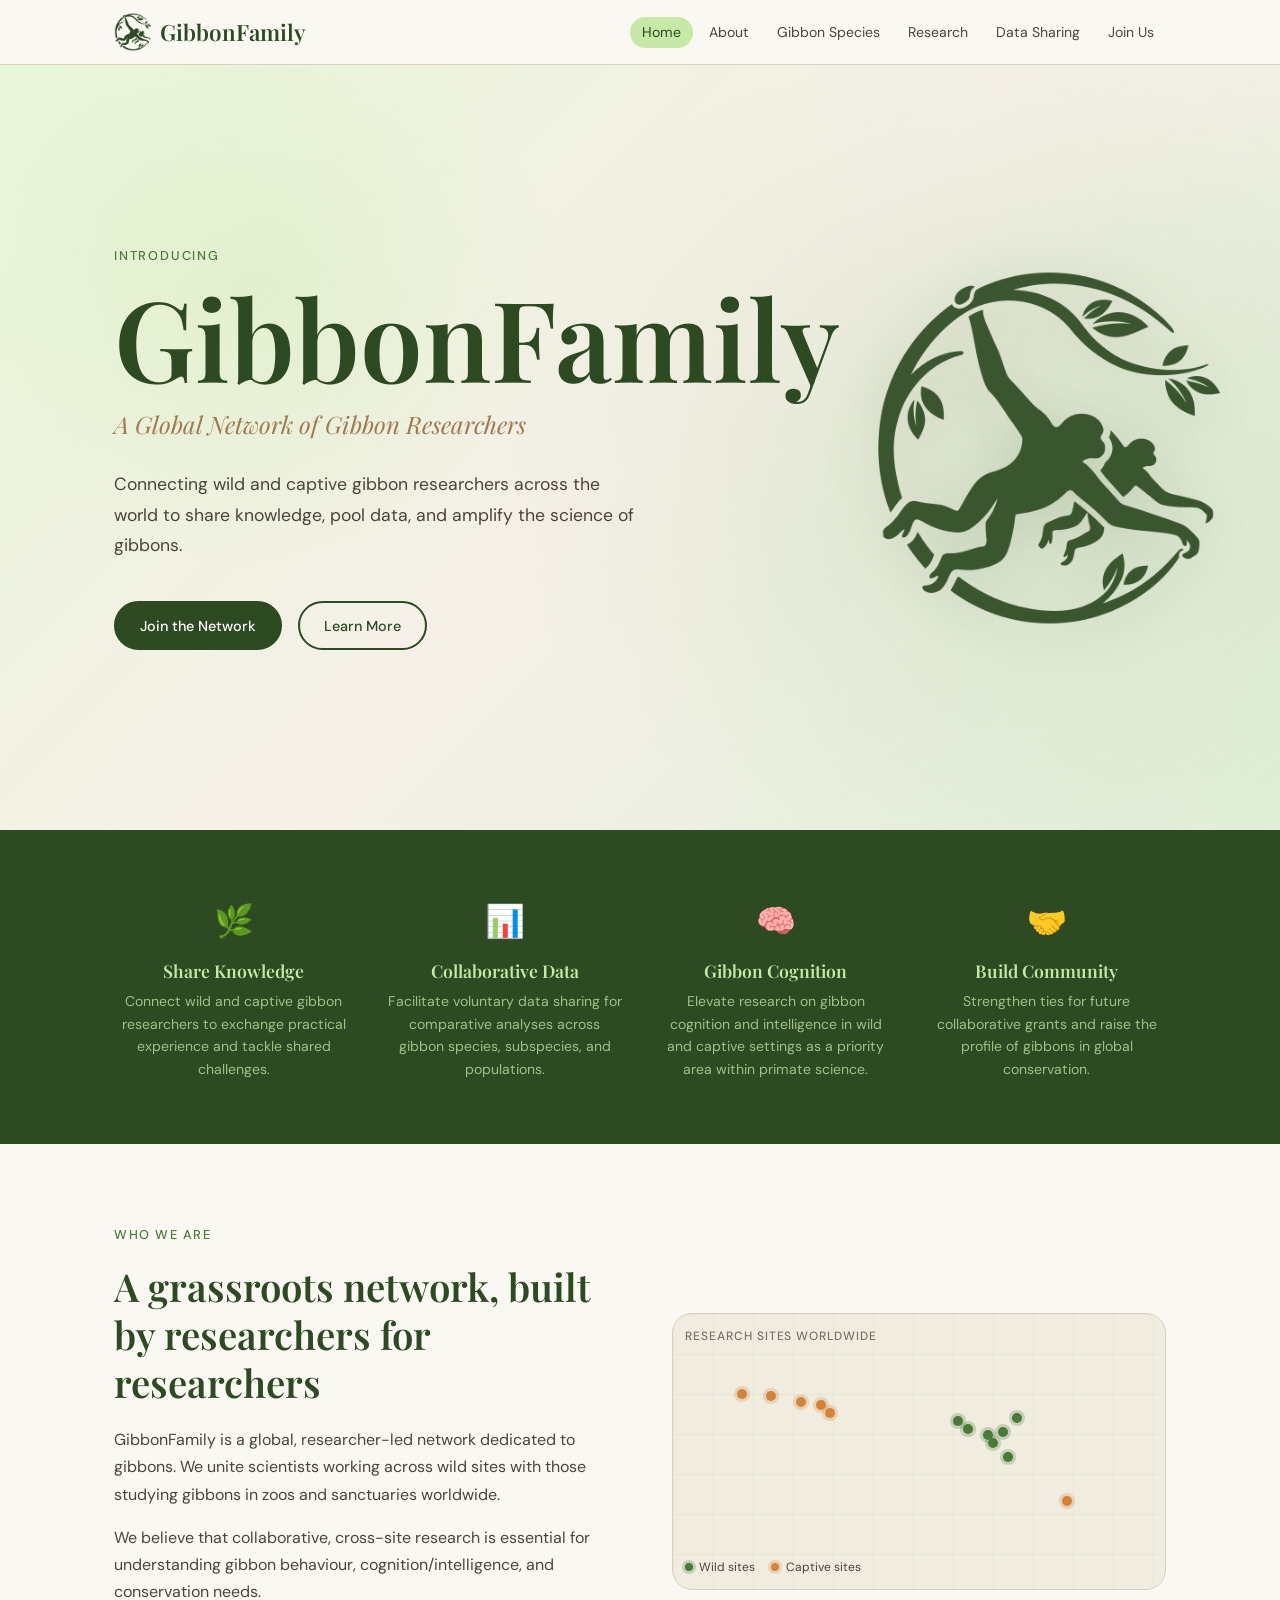
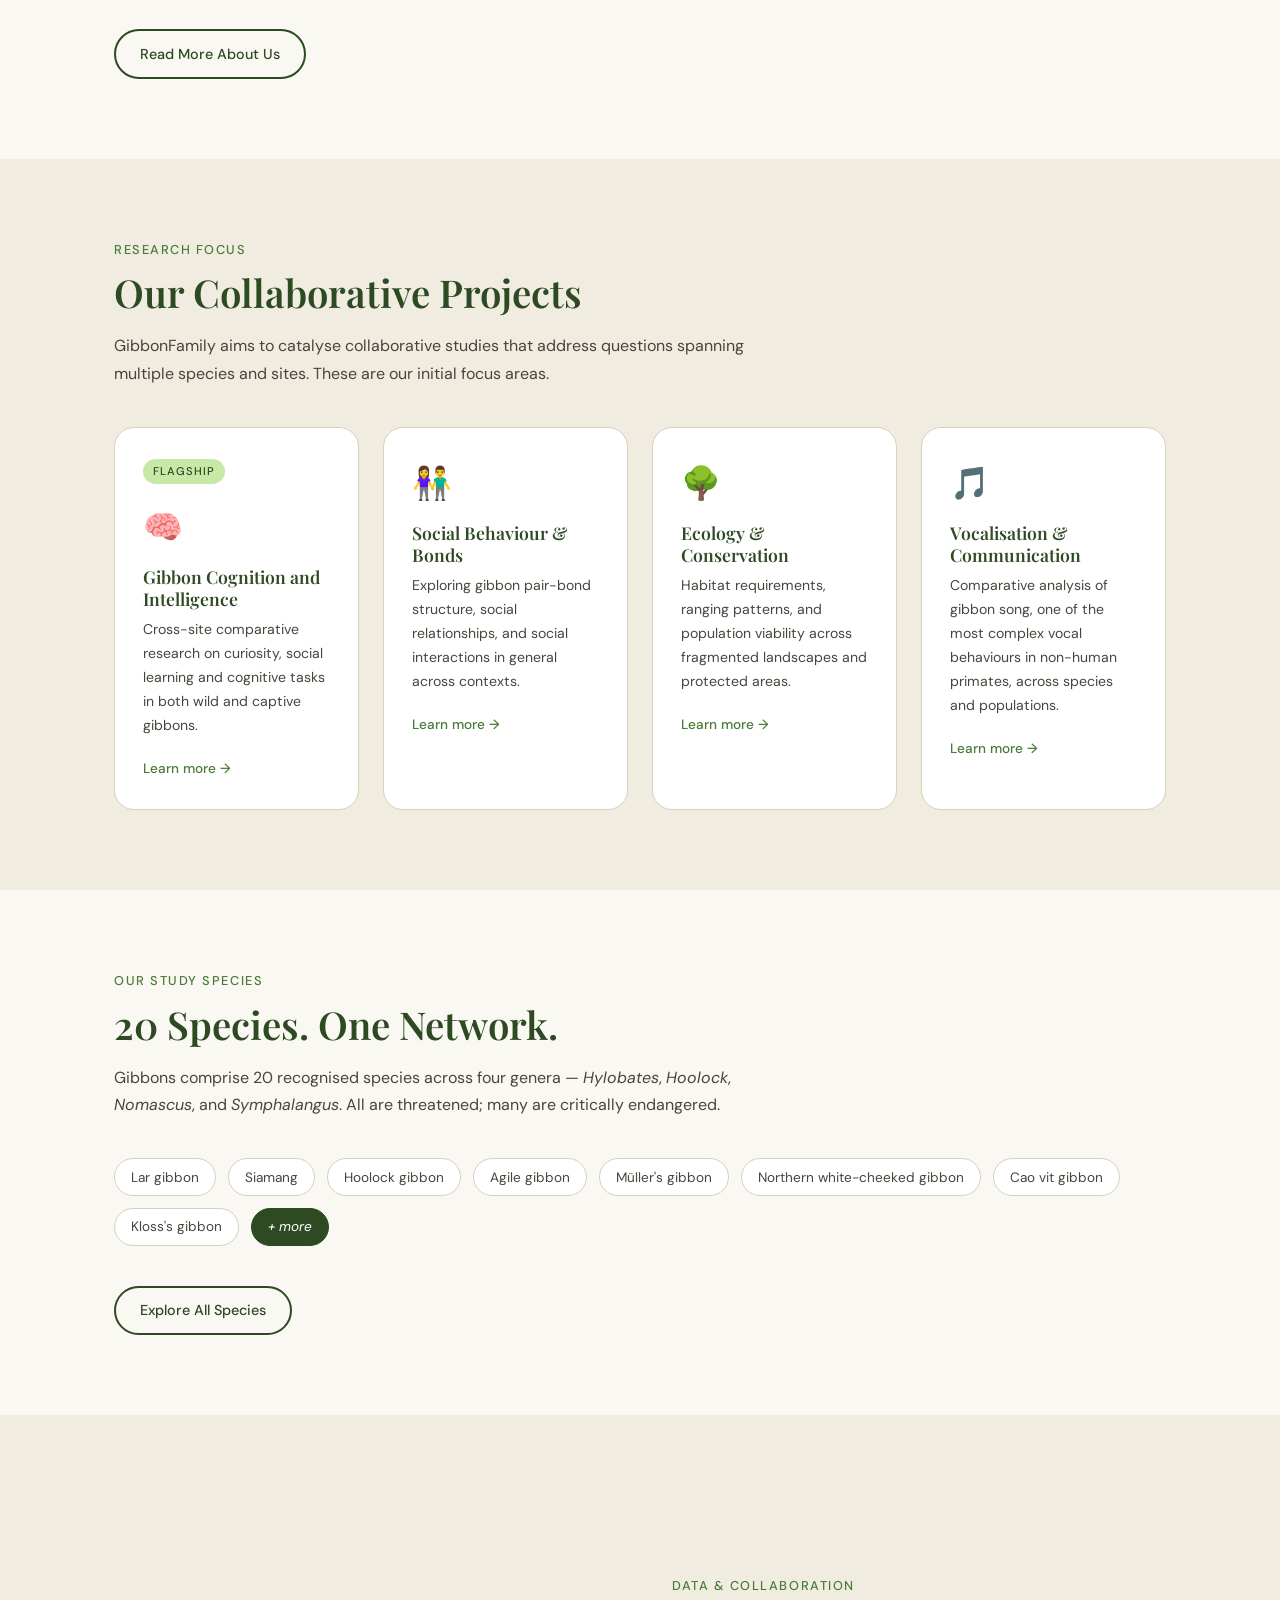
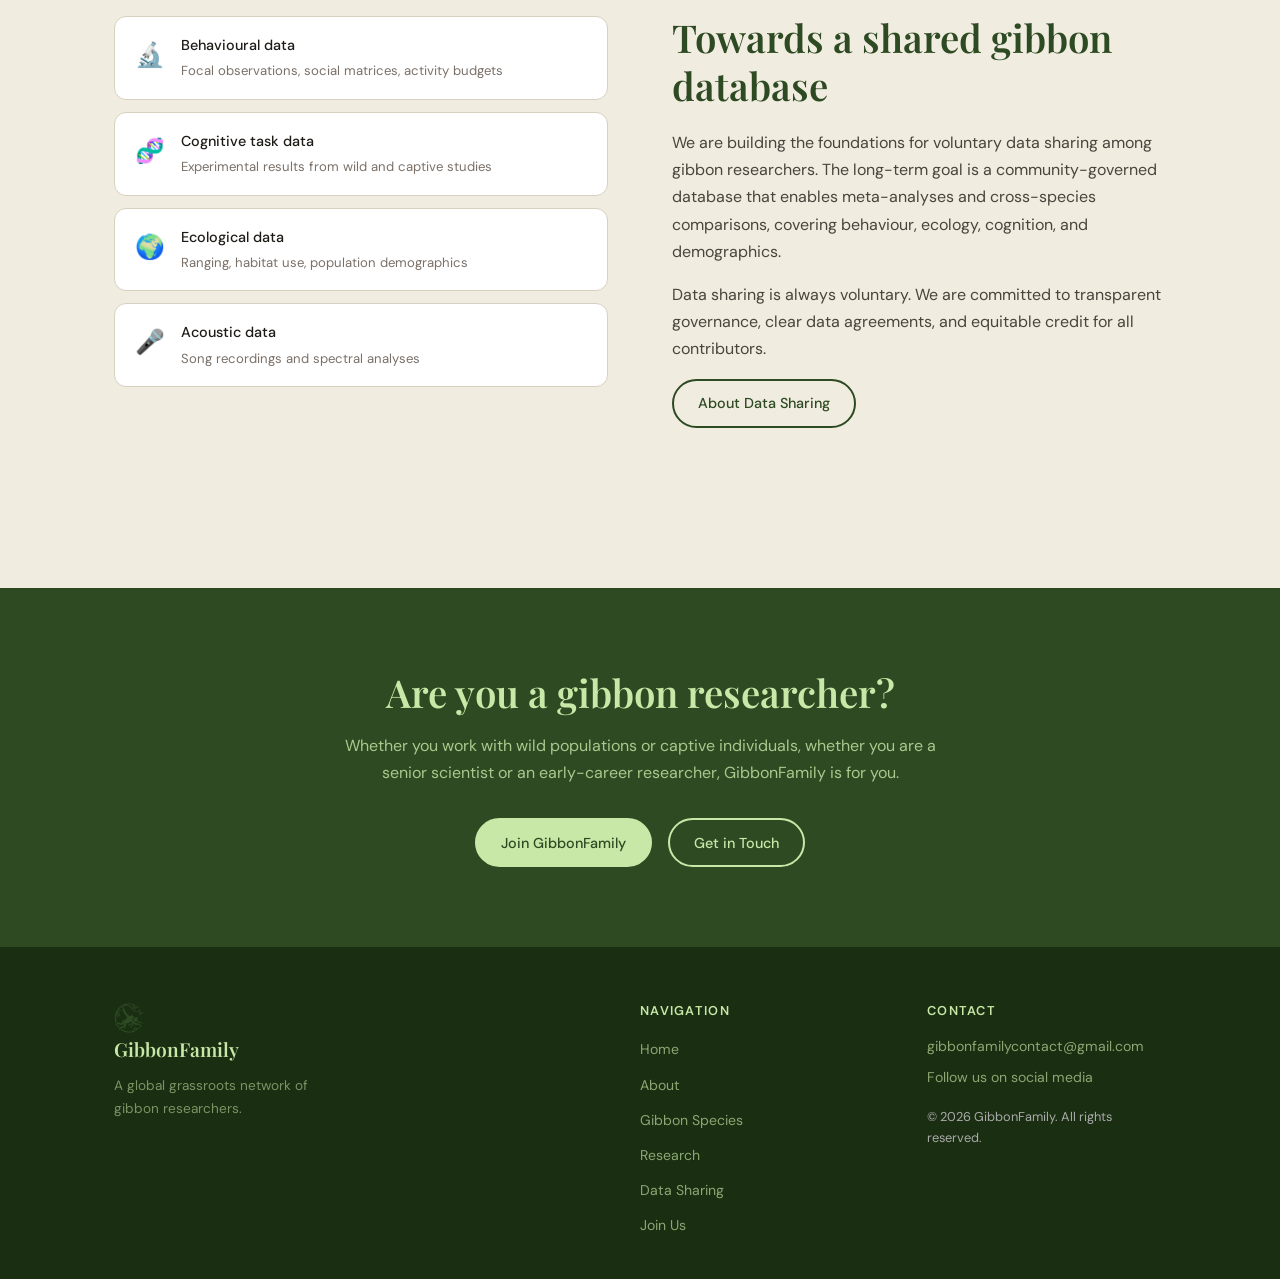
<file: index.html>
<!DOCTYPE html>
<html lang="en">
<head>
  <meta charset="UTF-8">
  <meta name="viewport" content="width=device-width, initial-scale=1.0">
  <link rel="icon" type="image/x-icon" href="assets/favicon.ico">
  <link rel="icon" type="image/png" sizes="32x32" href="assets/favicon-32.png">
  <link rel="apple-touch-icon" sizes="180x180" href="assets/favicon-180.png">
  <title>GibbonFamily | A Global Network of Gibbon Researchers</title>
  <link rel="stylesheet" href="style.css">
  <link href="https://fonts.googleapis.com/css2?family=Playfair+Display:ital,wght@0,400;0,600;1,400&family=DM+Sans:wght@300;400;500&display=swap" rel="stylesheet">
</head>
<body>

  <!-- NAV -->
  <header class="site-header">
    <nav class="nav-inner">
      <a href="index.html" class="nav-logo">
        <img src="assets/logo.png" alt="GibbonFamily" class="logo-svg">
        <span class="logo-text">GibbonFamily</span>
      </a>
      <button class="nav-toggle" id="navToggle" aria-label="Toggle menu">&#9776;</button>
      <ul class="nav-links" id="navLinks">
        <li><a href="index.html" class="active">Home</a></li>
        <li><a href="pages/about.html">About</a></li>
        <li><a href="pages/species.html">Gibbon Species</a></li>
        <li><a href="pages/research.html">Research</a></li>
        <li><a href="pages/data.html">Data Sharing</a></li>
        <li><a href="pages/join.html">Join Us</a></li>
      </ul>
    </nav>
  </header>

  <!-- HERO -->
  <section class="hero">
    <div class="hero-bg"></div>
    <div class="hero-content">
      <p class="hero-eyebrow">Introducing</p>
      <h1 class="hero-title">GibbonFamily</h1>
      <p class="hero-subtitle">A Global Network of Gibbon Researchers</p>
      <p class="hero-desc">Connecting wild and captive gibbon researchers across the world to share knowledge, pool data, and amplify the science of gibbons.</p>
      <div class="hero-cta">
        <a href="pages/join.html" class="btn btn-primary">Join the Network</a>
        <a href="pages/about.html" class="btn btn-outline">Learn More</a>
      </div>
    </div>
    <div class="hero-visual">
      <img src="assets/logo.png" alt="GibbonFamily — gibbon brachiation logo" class="hero-logo-img">
    </div>
  </section>

  <!-- MISSION STRIP -->
  <section class="mission-strip">
    <div class="container">
      <div class="mission-grid">
        <div class="mission-item">
          <div class="mission-icon">🌿</div>
          <h3>Share Knowledge</h3>
          <p>Connect wild and captive gibbon researchers to exchange practical experience and tackle shared challenges.</p>
        </div>
        <div class="mission-item">
          <div class="mission-icon">📊</div>
          <h3>Collaborative Data</h3>
          <p>Facilitate voluntary data sharing for comparative analyses across gibbon species, subspecies, and populations.</p>
        </div>
        <div class="mission-item">
          <div class="mission-icon">🧠</div>
          <h3>Gibbon Cognition</h3>
          <p>Elevate research on gibbon cognition and intelligence in wild and captive settings as a priority area within primate science.</p>
        </div>
        <div class="mission-item">
          <div class="mission-icon">🤝</div>
          <h3>Build Community</h3>
          <p>Strengthen ties for future collaborative grants and raise the profile of gibbons in global conservation.</p>
        </div>
      </div>
    </div>
  </section>

  <!-- ABOUT TEASER -->
  <section class="section-about">
    <div class="container two-col">
      <div class="about-text">
        <p class="section-label">Who We Are</p>
        <h2>A grassroots network, built by researchers for researchers</h2>
        <p>GibbonFamily is a global, researcher-led network dedicated to gibbons. We unite scientists working across wild sites with those studying gibbons in zoos and sanctuaries worldwide.</p>
        <p>We believe that collaborative, cross-site research is essential for understanding gibbon behaviour, cognition/intelligence, and conservation needs.</p>
        <a href="pages/about.html" class="btn btn-outline">Read More About Us</a>
      </div>
      <div class="about-map">
        <div class="map-placeholder">
          <div class="map-label">Research sites worldwide</div>
          <div class="map-dots">
            <!-- SE Asia cluster -->
            <div class="dot dot-wild" style="top:52%;left:68%" title="Indonesia"></div>
            <div class="dot dot-wild" style="top:47%;left:65%" title="Malaysia"></div>
            <div class="dot dot-wild" style="top:44%;left:64%" title="Thailand"></div>
            <div class="dot dot-wild" style="top:43%;left:67%" title="Laos/Vietnam"></div>
            <div class="dot dot-wild" style="top:42%;left:60%" title="Myanmar"></div>
            <div class="dot dot-wild" style="top:39%;left:58%" title="India/Bangladesh"></div>
            <!-- China -->
            <div class="dot dot-wild" style="top:38%;left:70%" title="China (Hainan)"></div>
            <!-- Captive -->
            <div class="dot dot-captive" style="top:32%;left:26%" title="UK"></div>
            <div class="dot dot-captive" style="top:33%;left:30%" title="Germany"></div>
            <div class="dot dot-captive" style="top:30%;left:20%" title="USA (East)"></div>
            <div class="dot dot-captive" style="top:29%;left:14%" title="USA (West)"></div>
            <div class="dot dot-captive" style="top:36%;left:32%" title="France"></div>
            <div class="dot dot-captive" style="top:68%;left:80%" title="Australia"></div>
          </div>
          <div class="map-legend">
            <span class="legend-item"><span class="dot dot-wild"></span> Wild sites</span>
            <span class="legend-item"><span class="dot dot-captive"></span> Captive sites</span>
          </div>
        </div>
      </div>
    </div>
  </section>

  <!-- RESEARCH AREAS -->
  <section class="section-research bg-tint">
    <div class="container">
      <p class="section-label">Research Focus</p>
      <h2 class="section-title">Our Collaborative Projects</h2>
      <p class="section-intro">GibbonFamily aims to catalyse collaborative studies that address questions spanning multiple species and sites. These are our initial focus areas.</p>
      <div class="research-grid">
        <a href="pages/research.html#cognition" class="research-card">
          <div class="rc-tag">Flagship</div>
          <div class="rc-emoji">🧠</div>
          <h3>Gibbon Cognition and Intelligence</h3>
          <p>Cross-site comparative research on curiosity, social learning and cognitive tasks in both wild and captive gibbons.</p>
          <span class="rc-link">Learn more →</span>
        </a>
        <a href="pages/research.html#behaviour" class="research-card">
          <div class="rc-emoji">👫</div>
          <h3>Social Behaviour & Bonds</h3>
          <p>Exploring gibbon pair-bond structure, social relationships, and social interactions in general across contexts.</p>
          <span class="rc-link">Learn more →</span>
        </a>
        <a href="pages/research.html#ecology" class="research-card">
          <div class="rc-emoji">🌳</div>
          <h3>Ecology & Conservation</h3>
          <p>Habitat requirements, ranging patterns, and population viability across fragmented landscapes and protected areas.</p>
          <span class="rc-link">Learn more →</span>
        </a>
        <a href="pages/research.html#vocalisation" class="research-card">
          <div class="rc-emoji">🎵</div>
          <h3>Vocalisation & Communication</h3>
          <p>Comparative analysis of gibbon song, one of the most complex vocal behaviours in non-human primates, across species and populations.</p>
          <span class="rc-link">Learn more →</span>
        </a>
      </div>
    </div>
  </section>

  <!-- GIBBON SPECIES TEASER -->
  <section class="section-species">
    <div class="container">
      <p class="section-label">Our Study Species</p>
      <h2 class="section-title">20 Species. One Network.</h2>
      <p class="section-intro">Gibbons comprise 20 recognised species across four genera — <em>Hylobates</em>, <em>Hoolock</em>, <em>Nomascus</em>, and <em>Symphalangus</em>. All are threatened; many are critically endangered.</p>
      <div class="species-strip">
        <div class="species-pill">Lar gibbon</div>
        <div class="species-pill">Siamang</div>
        <div class="species-pill">Hoolock gibbon</div>
        <div class="species-pill">Agile gibbon</div>
        <div class="species-pill">Müller's gibbon</div>
        <div class="species-pill">Northern white-cheeked gibbon</div>
        <div class="species-pill">Cao vit gibbon</div>
        <div class="species-pill">Kloss's gibbon</div>
        <div class="species-pill em">+ more</div>
      </div>
      <a href="pages/species.html" class="btn btn-outline" style="margin-top:2rem">Explore All Species</a>
    </div>
  </section>

  <!-- DATA SHARING -->
  <section class="section-data bg-tint">
    <div class="container two-col reverse">
      <div class="data-text">
        <p class="section-label">Data & Collaboration</p>
        <h2>Towards a shared gibbon database</h2>
        <p>We are building the foundations for voluntary data sharing among gibbon researchers. The long-term goal is a community-governed database that enables meta-analyses and cross-species comparisons, covering behaviour, ecology, cognition, and demographics.</p>
        <p>Data sharing is always voluntary. We are committed to transparent governance, clear data agreements, and equitable credit for all contributors.</p>
        <a href="pages/data.html" class="btn btn-outline">About Data Sharing</a>
      </div>
      <div class="data-visual">
        <div class="data-card-stack">
          <div class="dcard">
            <div class="dcard-icon">🔬</div>
            <div>
              <strong>Behavioural data</strong>
              <p>Focal observations, social matrices, activity budgets</p>
            </div>
          </div>
          <div class="dcard">
            <div class="dcard-icon">🧬</div>
            <div>
              <strong>Cognitive task data</strong>
              <p>Experimental results from wild and captive studies</p>
            </div>
          </div>
          <div class="dcard">
            <div class="dcard-icon">🌍</div>
            <div>
              <strong>Ecological data</strong>
              <p>Ranging, habitat use, population demographics</p>
            </div>
          </div>
          <div class="dcard">
            <div class="dcard-icon">🎤</div>
            <div>
              <strong>Acoustic data</strong>
              <p>Song recordings and spectral analyses</p>
            </div>
          </div>
        </div>
      </div>
    </div>
  </section>

  <!-- JOIN CTA -->
  <section class="section-join">
    <div class="container">
      <div class="join-box">
        <h2>Are you a gibbon researcher?</h2>
        <p>Whether you work with wild populations or captive individuals, whether you are a senior scientist or an early-career researcher, GibbonFamily is for you.</p>
        <div class="join-actions">
          <a href="pages/join.html" class="btn btn-primary">Join GibbonFamily</a>
          <a href="mailto:gibbonfamilycontact@gmail.com" class="btn btn-outline">Get in Touch</a>
        </div>
      </div>
    </div>
  </section>

  <!-- FOOTER -->
  <footer class="site-footer">
    <div class="container footer-inner">
      <div class="footer-brand">
        <img src="assets/logo.png" alt="GibbonFamily" class="logo-svg">
        <span class="logo-text">GibbonFamily</span>
        <p>A global grassroots network of gibbon researchers.</p>
      </div>
      <div class="footer-links">
        <h4>Navigation</h4>
        <ul>
          <li><a href="index.html">Home</a></li>
          <li><a href="pages/about.html">About</a></li>
          <li><a href="pages/species.html">Gibbon Species</a></li>
          <li><a href="pages/research.html">Research</a></li>
          <li><a href="pages/data.html">Data Sharing</a></li>
          <li><a href="pages/join.html">Join Us</a></li>
        </ul>
      </div>
      <div class="footer-contact">
        <h4>Contact</h4>
        <p><a href="mailto:gibbonfamilycontact@gmail.com">gibbonfamilycontact@gmail.com</a></p>
        <p>Follow us on social media</p>
        <p style="margin-top:1rem;font-size:0.8rem;color:#aaa;">© 2026 GibbonFamily. All rights reserved.</p>
      </div>
    </div>
  </footer>

  <script>
    document.getElementById('navToggle').addEventListener('click', function() {
      document.getElementById('navLinks').classList.toggle('open');
    });
  </script>
</body>
</html>
</file>
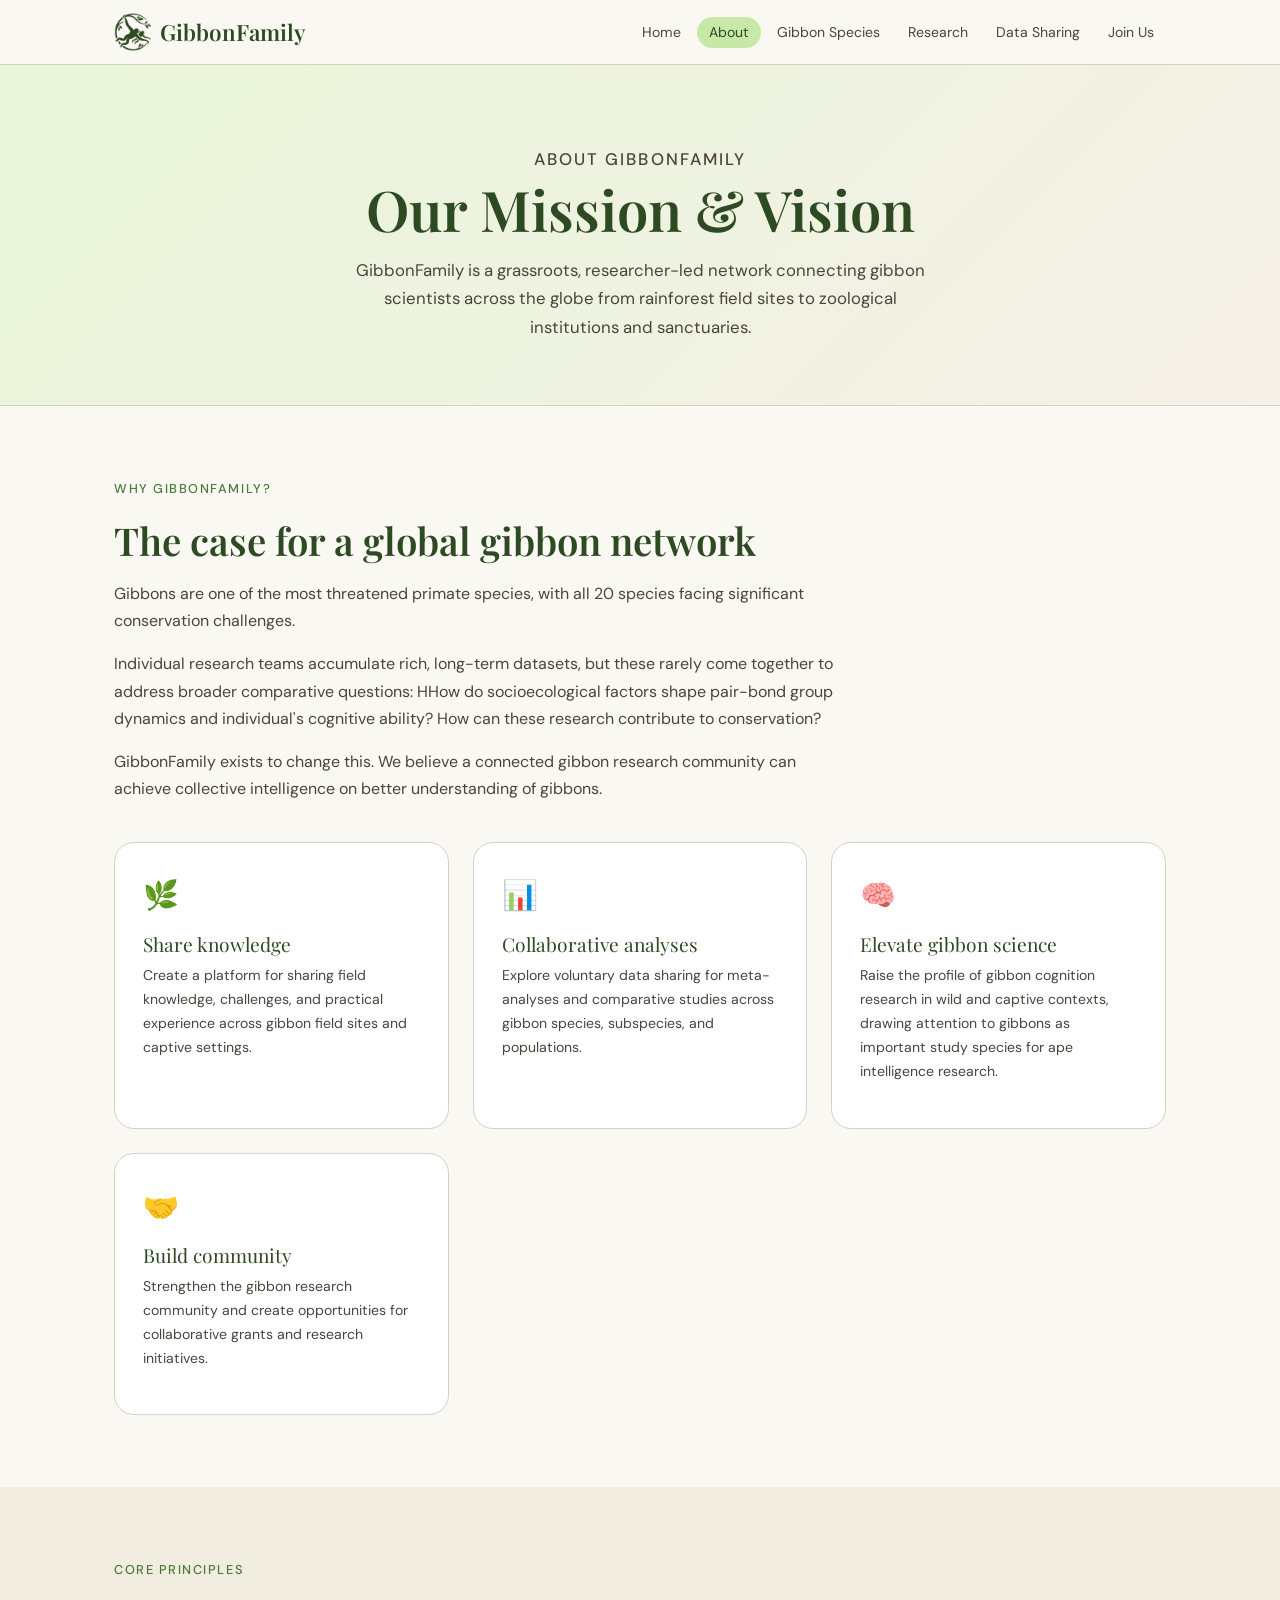
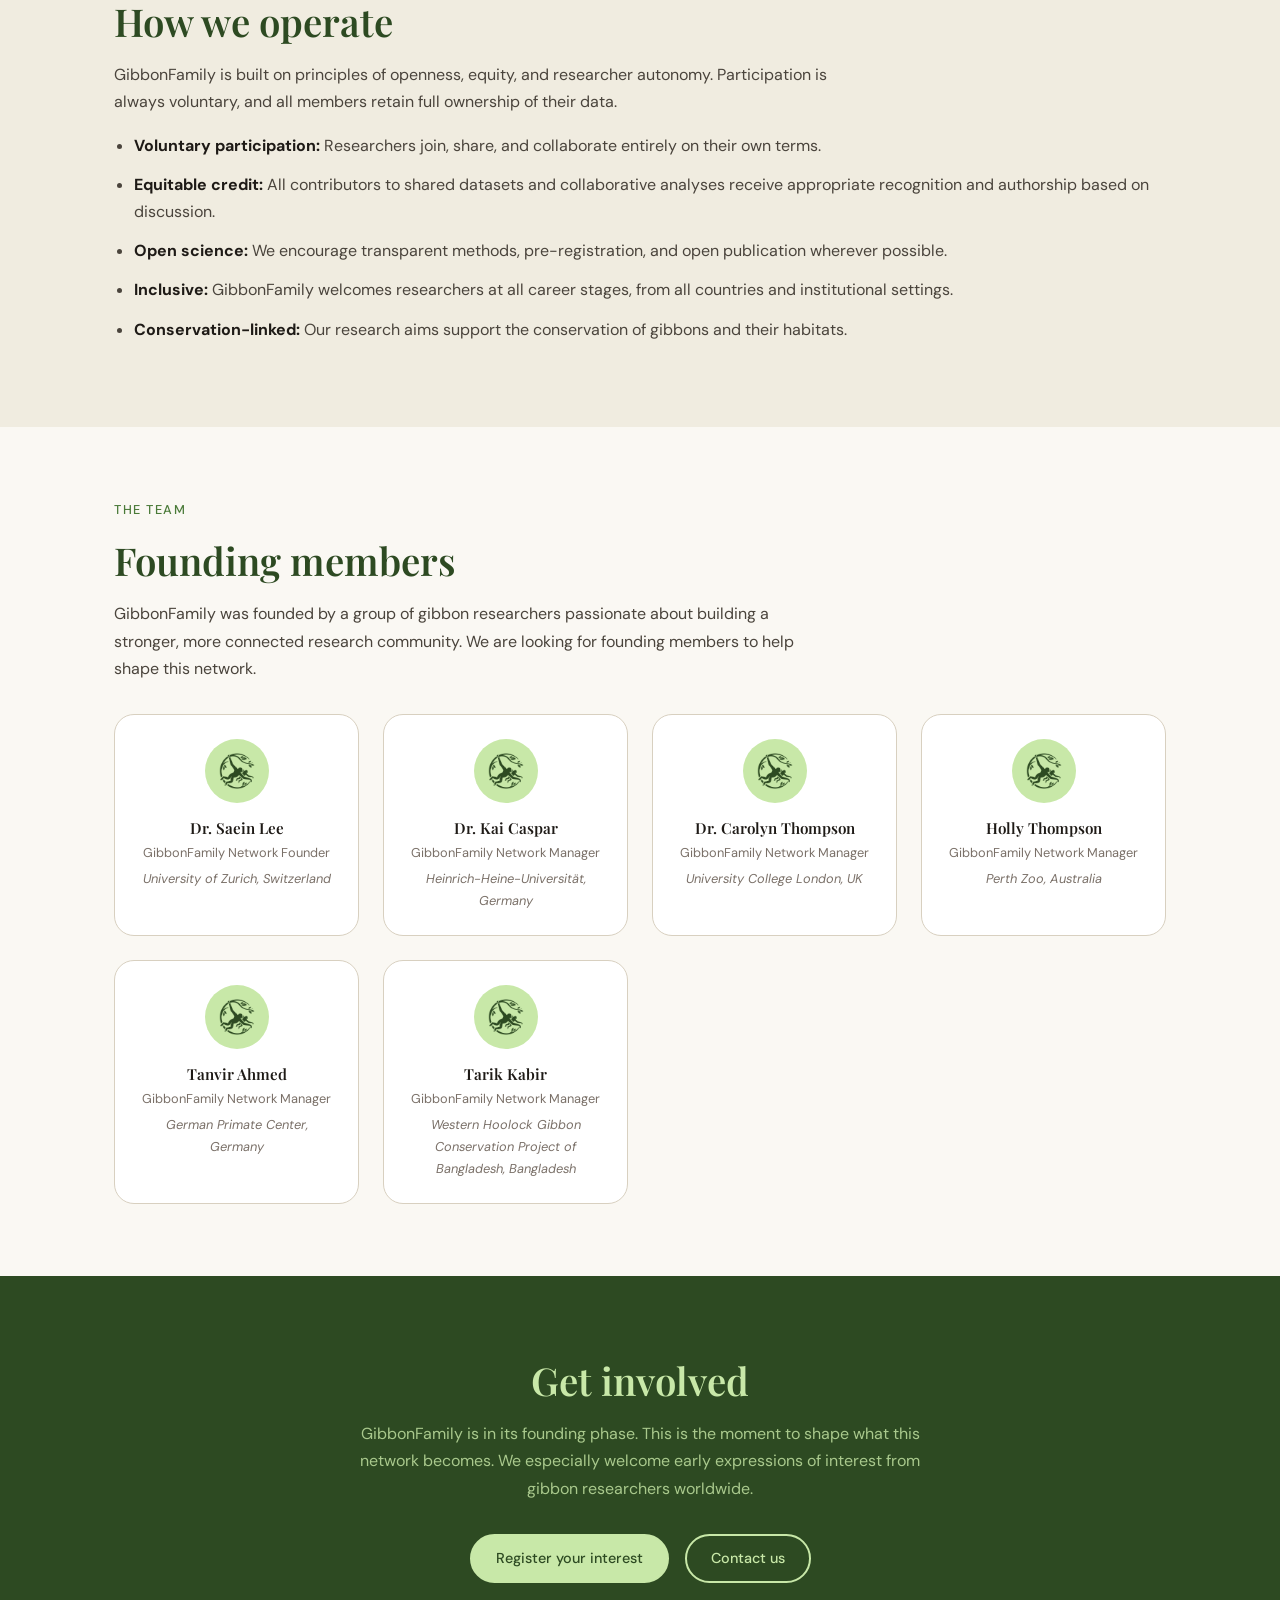
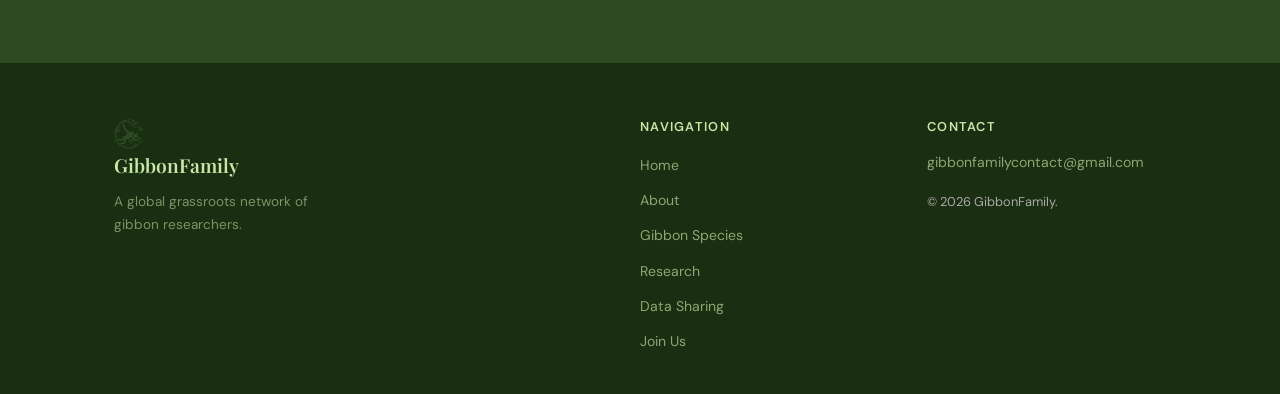
<file: pages/about.html>
<!DOCTYPE html>
<html lang="en">
<head>
  <meta charset="UTF-8">
  <meta name="viewport" content="width=device-width, initial-scale=1.0">
  <link rel="icon" type="image/x-icon" href="../assets/favicon.ico">
  <link rel="icon" type="image/png" sizes="32x32" href="../assets/favicon-32.png">
  <link rel="apple-touch-icon" sizes="180x180" href="../assets/favicon-180.png">
  <title>About — GibbonFamily</title>
  <link rel="stylesheet" href="../style.css">
  <link href="https://fonts.googleapis.com/css2?family=Playfair+Display:ital,wght@0,400;0,600;1,400&family=DM+Sans:wght@300;400;500&display=swap" rel="stylesheet">
</head>
<body>

  <header class="site-header">
    <nav class="nav-inner">
      <a href="../index.html" class="nav-logo">
        <img src="../assets/logo.png" alt="GibbonFamily" class="logo-svg">
        <span class="logo-text">GibbonFamily</span>
      </a>
      <button class="nav-toggle" id="navToggle">&#9776;</button>
      <ul class="nav-links" id="navLinks">
        <li><a href="../index.html">Home</a></li>
        <li><a href="about.html" class="active">About</a></li>
        <li><a href="species.html">Gibbon Species</a></li>
        <li><a href="research.html">Research</a></li>
        <li><a href="data.html">Data Sharing</a></li>
        <li><a href="join.html">Join Us</a></li>
      </ul>
    </nav>
  </header>

  <section class="page-hero">
    <div class="container">
      <p class="section-label">About GibbonFamily</p>
      <h1>Our Mission & Vision</h1>
      <p>GibbonFamily is a grassroots, researcher-led network connecting gibbon scientists across the globe from rainforest field sites to zoological institutions and sanctuaries.</p>
    </div>
  </section>

  <section class="page-section">
    <div class="container">
      <p class="section-label">Why GibbonFamily?</p>
      <h2>The case for a global gibbon network</h2>
      <p>Gibbons are one of the most threatened primate species, with all 20 species facing significant conservation challenges.</p>
      <p>Individual research teams accumulate rich, long-term datasets, but these rarely come together to address broader comparative questions: HHow do socioecological factors shape pair-bond group dynamics and individual's cognitive ability? How can these research contribute to conservation? </p>
      <p>GibbonFamily exists to change this. We believe a connected gibbon research community can achieve collective intelligence on better understanding of gibbons.</p>

      <div class="mission-grid-about" style="display:grid;grid-template-columns:repeat(auto-fit,minmax(260px,1fr));gap:1.5rem;margin-top:2.5rem;">
        <div style="background:var(--white);border:1.5px solid var(--border);border-radius:var(--radius-lg);padding:1.75rem;">
          <div style="font-size:1.8rem;margin-bottom:0.75rem;">🌿</div>
          <h3 style="margin-bottom:0.5rem;">Share knowledge</h3>
          <p style="font-size:0.88rem;">Create a platform for sharing field knowledge, challenges, and practical experience across gibbon field sites and captive settings.</p>
        </div>
        <div style="background:var(--white);border:1.5px solid var(--border);border-radius:var(--radius-lg);padding:1.75rem;">
          <div style="font-size:1.8rem;margin-bottom:0.75rem;">📊</div>
          <h3 style="margin-bottom:0.5rem;">Collaborative analyses</h3>
          <p style="font-size:0.88rem;">Explore voluntary data sharing for meta-analyses and comparative studies across gibbon species, subspecies, and populations.</p>
        </div>
        <div style="background:var(--white);border:1.5px solid var(--border);border-radius:var(--radius-lg);padding:1.75rem;">
          <div style="font-size:1.8rem;margin-bottom:0.75rem;">🧠</div>
          <h3 style="margin-bottom:0.5rem;">Elevate gibbon science</h3>
          <p style="font-size:0.88rem;">Raise the profile of gibbon cognition research in wild and captive contexts, drawing attention to gibbons as important study species for ape intelligence research.</p>
        </div>
        <div style="background:var(--white);border:1.5px solid var(--border);border-radius:var(--radius-lg);padding:1.75rem;">
          <div style="font-size:1.8rem;margin-bottom:0.75rem;">🤝</div>
          <h3 style="margin-bottom:0.5rem;">Build community</h3>
          <p style="font-size:0.88rem;">Strengthen the gibbon research community and create opportunities for collaborative grants and research initiatives.</p>
        </div>
      </div>
    </div>
  </section>

  <section class="page-section bg-tint">
    <div class="container">
      <p class="section-label">Core Principles</p>
      <h2>How we operate</h2>
      <p>GibbonFamily is built on principles of openness, equity, and researcher autonomy. Participation is always voluntary, and all members retain full ownership of their data.</p>
      <ul style="margin-top:1rem;padding-left:1.25rem;color:var(--text-mid);">
        <li style="margin-bottom:0.75rem;"><strong style="color:var(--text);">Voluntary participation:</strong> Researchers join, share, and collaborate entirely on their own terms.</li>
        <li style="margin-bottom:0.75rem;"><strong style="color:var(--text);">Equitable credit:</strong> All contributors to shared datasets and collaborative analyses receive appropriate recognition and authorship based on discussion.</li>
        <li style="margin-bottom:0.75rem;"><strong style="color:var(--text);">Open science:</strong> We encourage transparent methods, pre-registration, and open publication wherever possible.</li>
        <li style="margin-bottom:0.75rem;"><strong style="color:var(--text);">Inclusive:</strong> GibbonFamily welcomes researchers at all career stages, from all countries and institutional settings.</li>
        <li style="margin-bottom:0.75rem;"><strong style="color:var(--text);">Conservation-linked:</strong> Our research aims support the conservation of gibbons and their habitats.</li>
      </ul>
    </div>
  </section>

<section class="page-section">
    <div class="container">
      <p class="section-label">The Team</p>
      <h2>Founding members</h2>
      <p>GibbonFamily was founded by a group of gibbon researchers passionate about building a stronger, more connected research community. We are looking for founding members to help shape this network.</p>
      <div class="team-grid">
        <div class="team-card">
          <div class="team-avatar"><img src="../assets/logo.png" style="width:36px;height:36px;object-fit:contain;" alt="GibbonFamily"></div>
          <h4>Dr. Saein Lee</h4>
          <p>GibbonFamily Network Founder</p>
          <p style="margin-top:0.25rem;font-style:italic;">University of Zurich, Switzerland</p>
        </div>
        <div class="team-card">
          <div class="team-avatar"><img src="../assets/logo.png" style="width:36px;height:36px;object-fit:contain;" alt="GibbonFamily"></div>
          <h4>Dr. Kai Caspar</h4>
          <p>GibbonFamily Network Manager</p>
          <p style="margin-top:0.25rem;font-style:italic;">Heinrich-Heine-Universität, Germany</p>
        </div>
        <div class="team-card">
          <div class="team-avatar"><img src="../assets/logo.png" style="width:36px;height:36px;object-fit:contain;" alt="GibbonFamily"></div>
          <h4>Dr. Carolyn Thompson</h4>
          <p>GibbonFamily Network Manager</p>
          <p style="margin-top:0.25rem;font-style:italic;">University College London, UK</p>
        </div>
        <div class="team-card">
          <div class="team-avatar"><img src="../assets/logo.png" style="width:36px;height:36px;object-fit:contain;" alt="GibbonFamily"></div>
          <h4>Holly Thompson</h4>
          <p>GibbonFamily Network Manager</p>
          <p style="margin-top:0.25rem;font-style:italic;">Perth Zoo, Australia</p>
        </div>
        <div class="team-card">
          <div class="team-avatar"><img src="../assets/logo.png" style="width:36px;height:36px;object-fit:contain;" alt="GibbonFamily"></div>
          <h4>Tanvir Ahmed</h4>
          <p>GibbonFamily Network Manager</p>
          <p style="margin-top:0.25rem;font-style:italic;">German Primate Center, Germany</p>
        </div>
        <div class="team-card">
          <div class="team-avatar"><img src="../assets/logo.png" style="width:36px;height:36px;object-fit:contain;" alt="GibbonFamily"></div>
          <h4>Tarik Kabir</h4>
          <p>GibbonFamily Network Manager</p>
          <p style="margin-top:0.25rem;font-style:italic;">Western Hoolock Gibbon Conservation Project of Bangladesh, Bangladesh</p>
        </div>
      </div>
    </div>
  </section>
  
  <section class="section-join">
    <div class="container">
      <div class="join-box">
        <h2>Get involved</h2>
        <p>GibbonFamily is in its founding phase. This is the moment to shape what this network becomes. We especially welcome early expressions of interest from gibbon researchers worldwide.</p>
        <div class="join-actions">
          <a href="join.html" class="btn btn-primary">Register your interest</a>
          <a href="mailto:gibbonfamilycontact@gmail.com" class="btn btn-outline">Contact us</a>
        </div>
      </div>
    </div>
  </section>

  <footer class="site-footer">
    <div class="container footer-inner">
      <div class="footer-brand">
        <img src="../assets/logo.png" alt="GibbonFamily" class="logo-svg">
        <span class="logo-text">GibbonFamily</span>
        <p>A global grassroots network of gibbon researchers.</p>
      </div>
      <div class="footer-links">
        <h4>Navigation</h4>
        <ul>
          <li><a href="../index.html">Home</a></li>
          <li><a href="about.html">About</a></li>
          <li><a href="species.html">Gibbon Species</a></li>
          <li><a href="research.html">Research</a></li>
          <li><a href="data.html">Data Sharing</a></li>
          <li><a href="join.html">Join Us</a></li>
        </ul>
      </div>
      <div class="footer-contact">
        <h4>Contact</h4>
        <p><a href="mailto:gibbonfamilycontact@gmail.com">gibbonfamilycontact@gmail.com</a></p>
        <p style="margin-top:1rem;font-size:0.8rem;color:#aaa;">© 2026 GibbonFamily.</p>
      </div>
    </div>
  </footer>

  <script>
    document.getElementById('navToggle').addEventListener('click', function() {
      document.getElementById('navLinks').classList.toggle('open');
    });
  </script>
</body>
</html>
</file>
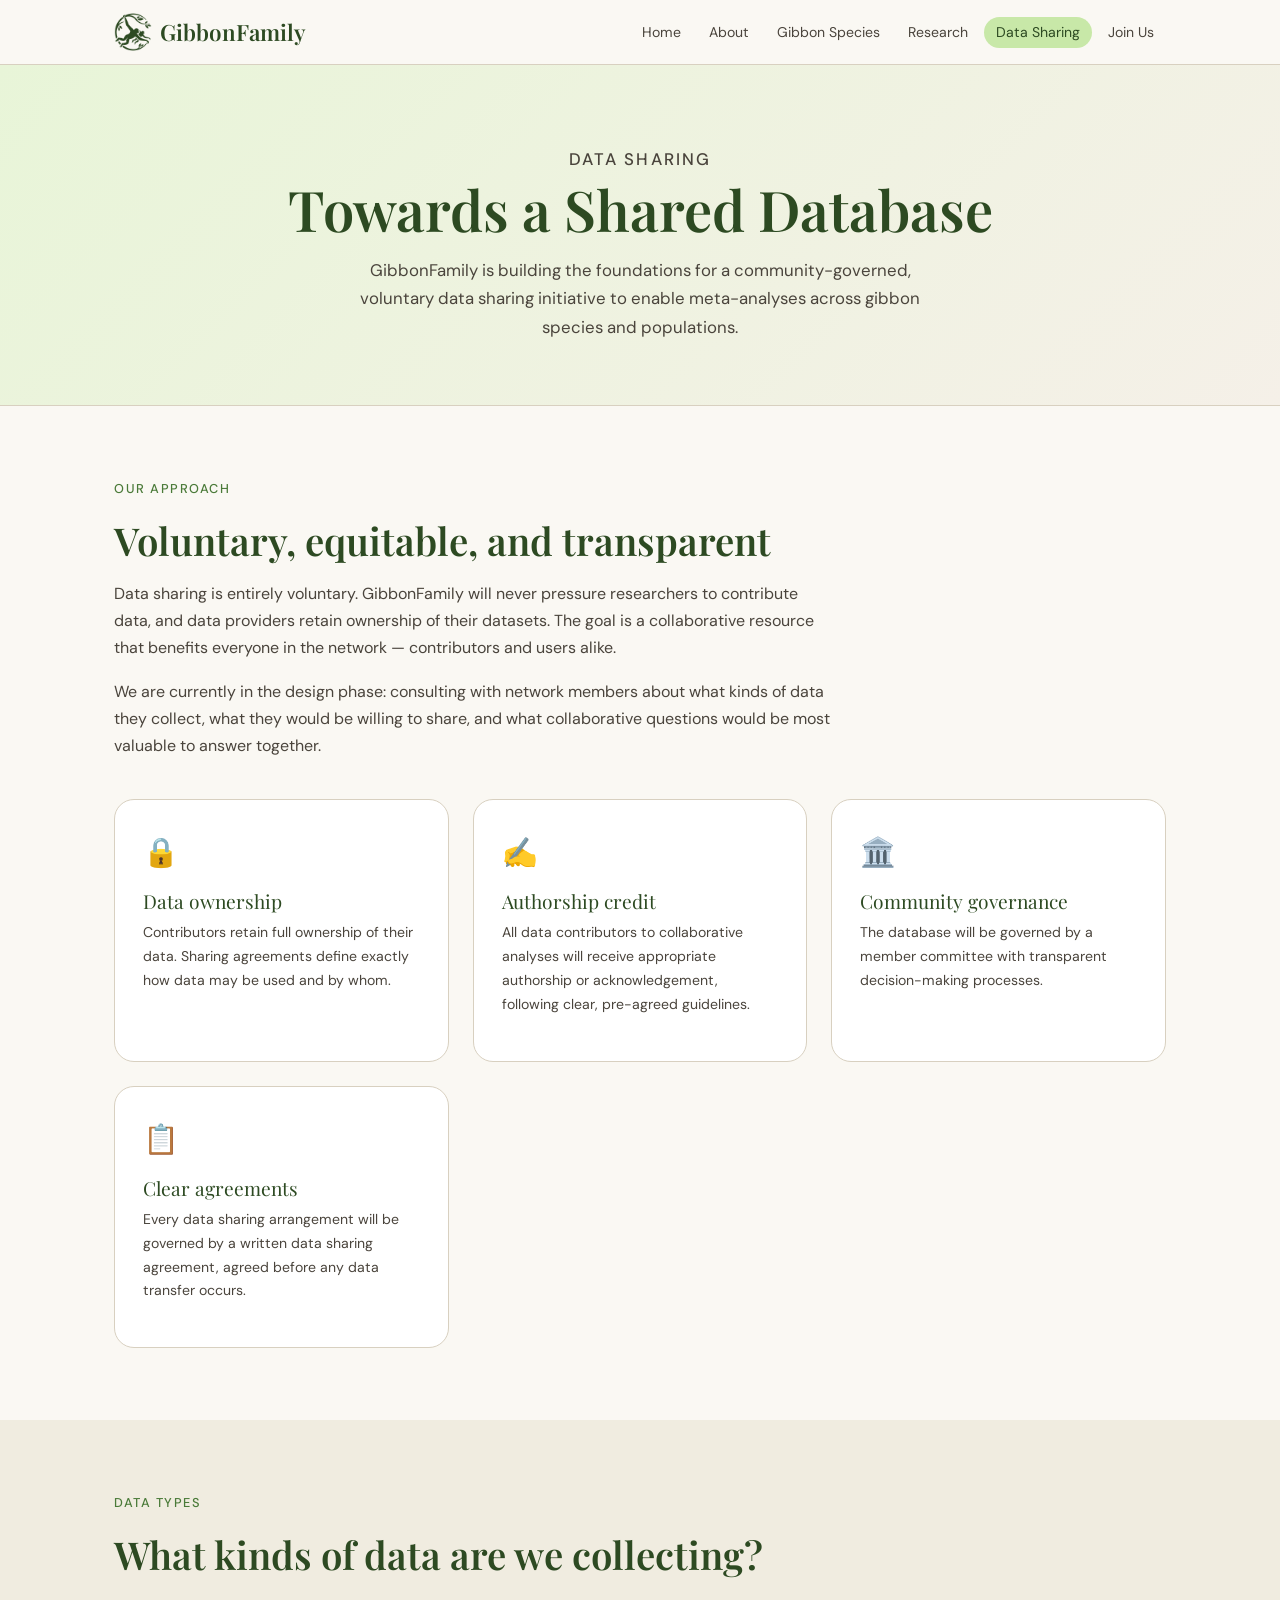
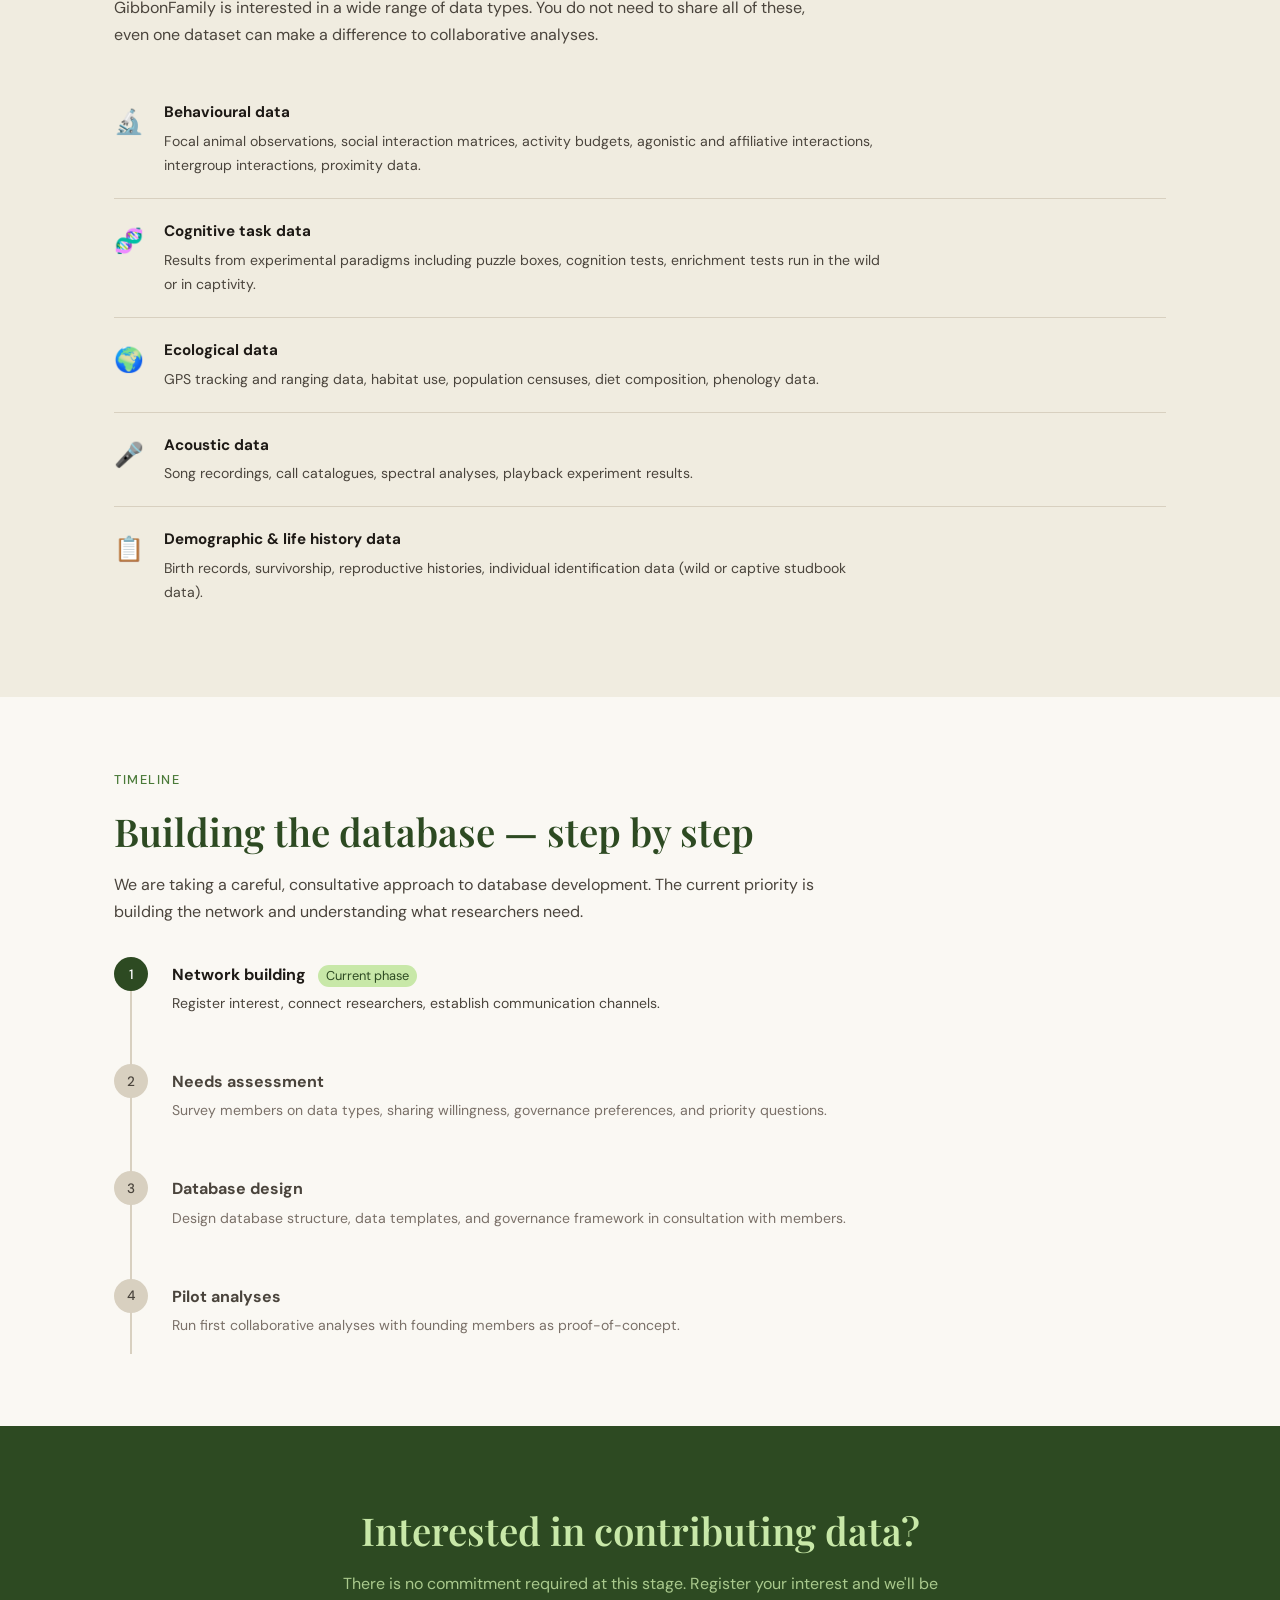
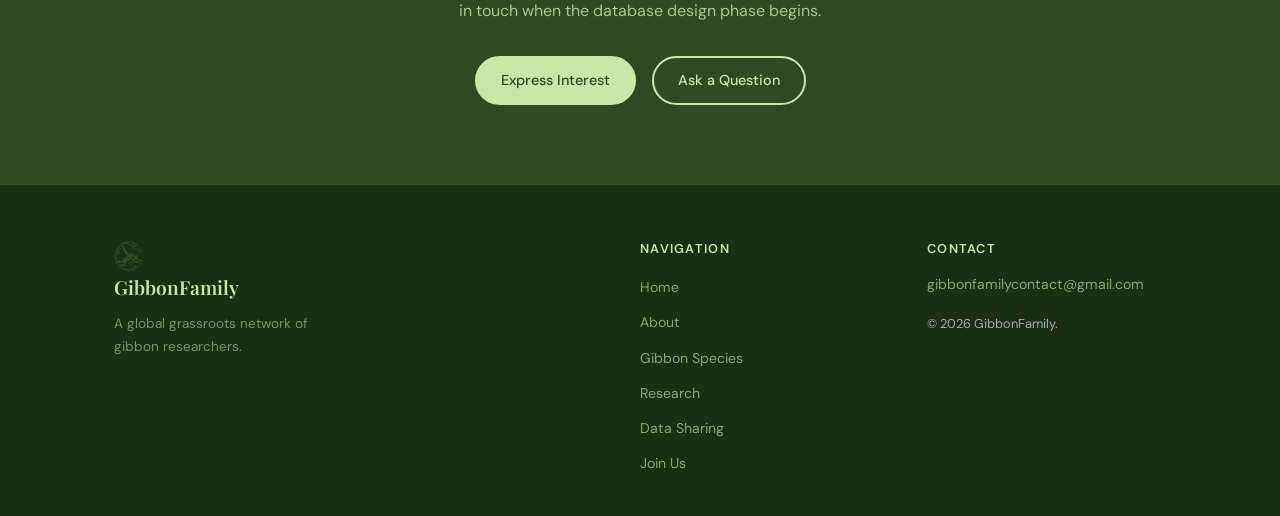
<file: pages/data.html>
<!DOCTYPE html>
<html lang="en">
<head>
  <meta charset="UTF-8">
  <meta name="viewport" content="width=device-width, initial-scale=1.0">
  <link rel="icon" type="image/x-icon" href="../assets/favicon.ico">
  <link rel="icon" type="image/png" sizes="32x32" href="../assets/favicon-32.png">
  <link rel="apple-touch-icon" sizes="180x180" href="../assets/favicon-180.png">
  <title>Data Sharing — GibbonFamily</title>
  <link rel="stylesheet" href="../style.css">
  <link href="https://fonts.googleapis.com/css2?family=Playfair+Display:ital,wght@0,400;0,600;1,400&family=DM+Sans:wght@300;400;500&display=swap" rel="stylesheet">
</head>
<body>

  <header class="site-header">
    <nav class="nav-inner">
      <a href="../index.html" class="nav-logo">
        <img src="../assets/logo.png" alt="GibbonFamily" class="logo-svg">
        <span class="logo-text">GibbonFamily</span>
      </a>
      <button class="nav-toggle" id="navToggle">&#9776;</button>
      <ul class="nav-links" id="navLinks">
        <li><a href="../index.html">Home</a></li>
        <li><a href="about.html">About</a></li>
        <li><a href="species.html">Gibbon Species</a></li>
        <li><a href="research.html">Research</a></li>
        <li><a href="data.html" class="active">Data Sharing</a></li>
        <li><a href="join.html">Join Us</a></li>
      </ul>
    </nav>
  </header>

  <section class="page-hero">
    <div class="container">
      <p class="section-label">Data Sharing</p>
      <h1>Towards a Shared Database</h1>
      <p>GibbonFamily is building the foundations for a community-governed, voluntary data sharing initiative to enable meta-analyses across gibbon species and populations.</p>
    </div>
  </section>

  <section class="page-section">
    <div class="container">
      <p class="section-label">Our Approach</p>
      <h2>Voluntary, equitable, and transparent</h2>
      <p>Data sharing is entirely voluntary. GibbonFamily will never pressure researchers to contribute data, and data providers retain ownership of their datasets. The goal is a collaborative resource that benefits everyone in the network — contributors and users alike.</p>
      <p>We are currently in the design phase: consulting with network members about what kinds of data they collect, what they would be willing to share, and what collaborative questions would be most valuable to answer together.</p>

      <div style="display:grid;grid-template-columns:repeat(auto-fit,minmax(260px,1fr));gap:1.5rem;margin-top:2.5rem;">
        <div style="background:var(--white);border:1.5px solid var(--border);border-radius:var(--radius-lg);padding:1.75rem;">
          <div style="font-size:1.8rem;margin-bottom:0.75rem;">🔒</div>
          <h3 style="margin-bottom:0.5rem;">Data ownership</h3>
          <p style="font-size:0.88rem;">Contributors retain full ownership of their data. Sharing agreements define exactly how data may be used and by whom.</p>
        </div>
        <div style="background:var(--white);border:1.5px solid var(--border);border-radius:var(--radius-lg);padding:1.75rem;">
          <div style="font-size:1.8rem;margin-bottom:0.75rem;">✍️</div>
          <h3 style="margin-bottom:0.5rem;">Authorship credit</h3>
          <p style="font-size:0.88rem;">All data contributors to collaborative analyses will receive appropriate authorship or acknowledgement, following clear, pre-agreed guidelines.</p>
        </div>
        <div style="background:var(--white);border:1.5px solid var(--border);border-radius:var(--radius-lg);padding:1.75rem;">
          <div style="font-size:1.8rem;margin-bottom:0.75rem;">🏛️</div>
          <h3 style="margin-bottom:0.5rem;">Community governance</h3>
          <p style="font-size:0.88rem;">The database will be governed by a member committee with transparent decision-making processes.</p>
        </div>
        <div style="background:var(--white);border:1.5px solid var(--border);border-radius:var(--radius-lg);padding:1.75rem;">
          <div style="font-size:1.8rem;margin-bottom:0.75rem;">📋</div>
          <h3 style="margin-bottom:0.5rem;">Clear agreements</h3>
          <p style="font-size:0.88rem;">Every data sharing arrangement will be governed by a written data sharing agreement, agreed before any data transfer occurs.</p>
        </div>
      </div>
    </div>
  </section>

  <section class="page-section bg-tint">
    <div class="container">
      <p class="section-label">Data Types</p>
      <h2>What kinds of data are we collecting?</h2>
      <p>GibbonFamily is interested in a wide range of data types. You do not need to share all of these, even one dataset can make a difference to collaborative analyses.</p>

      <div style="margin-top:2rem;">
        <div style="display:flex;align-items:flex-start;gap:1.25rem;padding:1.25rem 0;border-bottom:1px solid var(--border);">
          <div style="font-size:1.5rem;flex-shrink:0;margin-top:2px;">🔬</div>
          <div>
            <strong style="font-size:0.95rem;color:var(--text);display:block;margin-bottom:0.25rem;">Behavioural data</strong>
            <p style="font-size:0.88rem;margin:0;">Focal animal observations, social interaction matrices, activity budgets, agonistic and affiliative interactions, intergroup interactions, proximity data.</p>
          </div>
        </div>
        <div style="display:flex;align-items:flex-start;gap:1.25rem;padding:1.25rem 0;border-bottom:1px solid var(--border);">
          <div style="font-size:1.5rem;flex-shrink:0;margin-top:2px;">🧬</div>
          <div>
            <strong style="font-size:0.95rem;color:var(--text);display:block;margin-bottom:0.25rem;">Cognitive task data</strong>
            <p style="font-size:0.88rem;margin:0;">Results from experimental paradigms including puzzle boxes, cognition tests, enrichment tests run in the wild or in captivity.</p>
          </div>
        </div>
        <div style="display:flex;align-items:flex-start;gap:1.25rem;padding:1.25rem 0;border-bottom:1px solid var(--border);">
          <div style="font-size:1.5rem;flex-shrink:0;margin-top:2px;">🌍</div>
          <div>
            <strong style="font-size:0.95rem;color:var(--text);display:block;margin-bottom:0.25rem;">Ecological data</strong>
            <p style="font-size:0.88rem;margin:0;">GPS tracking and ranging data, habitat use, population censuses, diet composition, phenology data.</p>
          </div>
        </div>
        <div style="display:flex;align-items:flex-start;gap:1.25rem;padding:1.25rem 0;border-bottom:1px solid var(--border);">
          <div style="font-size:1.5rem;flex-shrink:0;margin-top:2px;">🎤</div>
          <div>
            <strong style="font-size:0.95rem;color:var(--text);display:block;margin-bottom:0.25rem;">Acoustic data</strong>
            <p style="font-size:0.88rem;margin:0;">Song recordings, call catalogues, spectral analyses, playback experiment results.</p>
          </div>
        </div>
        <div style="display:flex;align-items:flex-start;gap:1.25rem;padding:1.25rem 0;">
          <div style="font-size:1.5rem;flex-shrink:0;margin-top:2px;">📋</div>
          <div>
            <strong style="font-size:0.95rem;color:var(--text);display:block;margin-bottom:0.25rem;">Demographic & life history data</strong>
            <p style="font-size:0.88rem;margin:0;">Birth records, survivorship, reproductive histories, individual identification data (wild or captive studbook data).</p>
          </div>
        </div>
      </div>
    </div>
  </section>

  <section class="page-section">
    <div class="container">
      <p class="section-label">Timeline</p>
      <h2>Building the database — step by step</h2>
      <p>We are taking a careful, consultative approach to database development. The current priority is building the network and understanding what researchers need.</p>

      <div style="margin-top:2rem;position:relative;">
        <div style="position:absolute;left:16px;top:0;bottom:0;width:2px;background:var(--border);"></div>

        <div style="display:flex;gap:1.5rem;margin-bottom:2rem;align-items:flex-start;">
          <div style="width:34px;height:34px;border-radius:50%;background:var(--forest);color:white;display:flex;align-items:center;justify-content:center;font-size:0.85rem;font-weight:500;flex-shrink:0;z-index:1;">1</div>
          <div style="padding-top:4px;">
            <strong style="color:var(--text);">Network building</strong> <span style="font-size:0.8rem;background:var(--canopy);color:var(--forest);padding:0.15rem 0.5rem;border-radius:99px;margin-left:0.5rem;">Current phase</span>
            <p style="font-size:0.88rem;margin-top:0.25rem;">Register interest, connect researchers, establish communication channels.</p>
          </div>
        </div>

        <div style="display:flex;gap:1.5rem;margin-bottom:2rem;align-items:flex-start;">
          <div style="width:34px;height:34px;border-radius:50%;background:var(--border);color:var(--text-mid);display:flex;align-items:center;justify-content:center;font-size:0.85rem;font-weight:500;flex-shrink:0;z-index:1;">2</div>
          <div style="padding-top:4px;">
            <strong style="color:var(--text-mid);">Needs assessment</strong>
            <p style="font-size:0.88rem;color:var(--text-light);margin-top:0.25rem;">Survey members on data types, sharing willingness, governance preferences, and priority questions.</p>
          </div>
        </div>

        <div style="display:flex;gap:1.5rem;margin-bottom:2rem;align-items:flex-start;">
          <div style="width:34px;height:34px;border-radius:50%;background:var(--border);color:var(--text-mid);display:flex;align-items:center;justify-content:center;font-size:0.85rem;font-weight:500;flex-shrink:0;z-index:1;">3</div>
          <div style="padding-top:4px;">
            <strong style="color:var(--text-mid);">Database design</strong>
            <p style="font-size:0.88rem;color:var(--text-light);margin-top:0.25rem;">Design database structure, data templates, and governance framework in consultation with members.</p>
          </div>
        </div>

        <div style="display:flex;gap:1.5rem;align-items:flex-start;">
          <div style="width:34px;height:34px;border-radius:50%;background:var(--border);color:var(--text-mid);display:flex;align-items:center;justify-content:center;font-size:0.85rem;font-weight:500;flex-shrink:0;z-index:1;">4</div>
          <div style="padding-top:4px;">
            <strong style="color:var(--text-mid);">Pilot analyses</strong>
            <p style="font-size:0.88rem;color:var(--text-light);margin-top:0.25rem;">Run first collaborative analyses with founding members as proof-of-concept.</p>
          </div>
        </div>
      </div>
    </div>
  </section>

  <section class="section-join">
    <div class="container">
      <div class="join-box">
        <h2>Interested in contributing data?</h2>
        <p>There is no commitment required at this stage. Register your interest and we'll be in touch when the database design phase begins.</p>
        <div class="join-actions">
          <a href="join.html" class="btn btn-primary">Express Interest</a>
          <a href="mailto:gibbonfamilycontact@gmail.com" class="btn btn-outline">Ask a Question</a>
        </div>
      </div>
    </div>
  </section>

  <footer class="site-footer">
    <div class="container footer-inner">
      <div class="footer-brand">
        <img src="../assets/logo.png" alt="GibbonFamily" class="logo-svg">
        <span class="logo-text">GibbonFamily</span>
        <p>A global grassroots network of gibbon researchers.</p>
      </div>
      <div class="footer-links">
        <h4>Navigation</h4>
        <ul>
          <li><a href="../index.html">Home</a></li>
          <li><a href="about.html">About</a></li>
          <li><a href="species.html">Gibbon Species</a></li>
          <li><a href="research.html">Research</a></li>
          <li><a href="data.html">Data Sharing</a></li>
          <li><a href="join.html">Join Us</a></li>
        </ul>
      </div>
      <div class="footer-contact">
        <h4>Contact</h4>
        <p><a href="mailto:gibbonfamilycontact@gmail.com">gibbonfamilycontact@gmail.com</a></p>
        <p style="margin-top:1rem;font-size:0.8rem;color:#aaa;">© 2026 GibbonFamily.</p>
      </div>
    </div>
  </footer>

  <script>
    document.getElementById('navToggle').addEventListener('click', function() {
      document.getElementById('navLinks').classList.toggle('open');
    });
  </script>
</body>
</html>
</file>
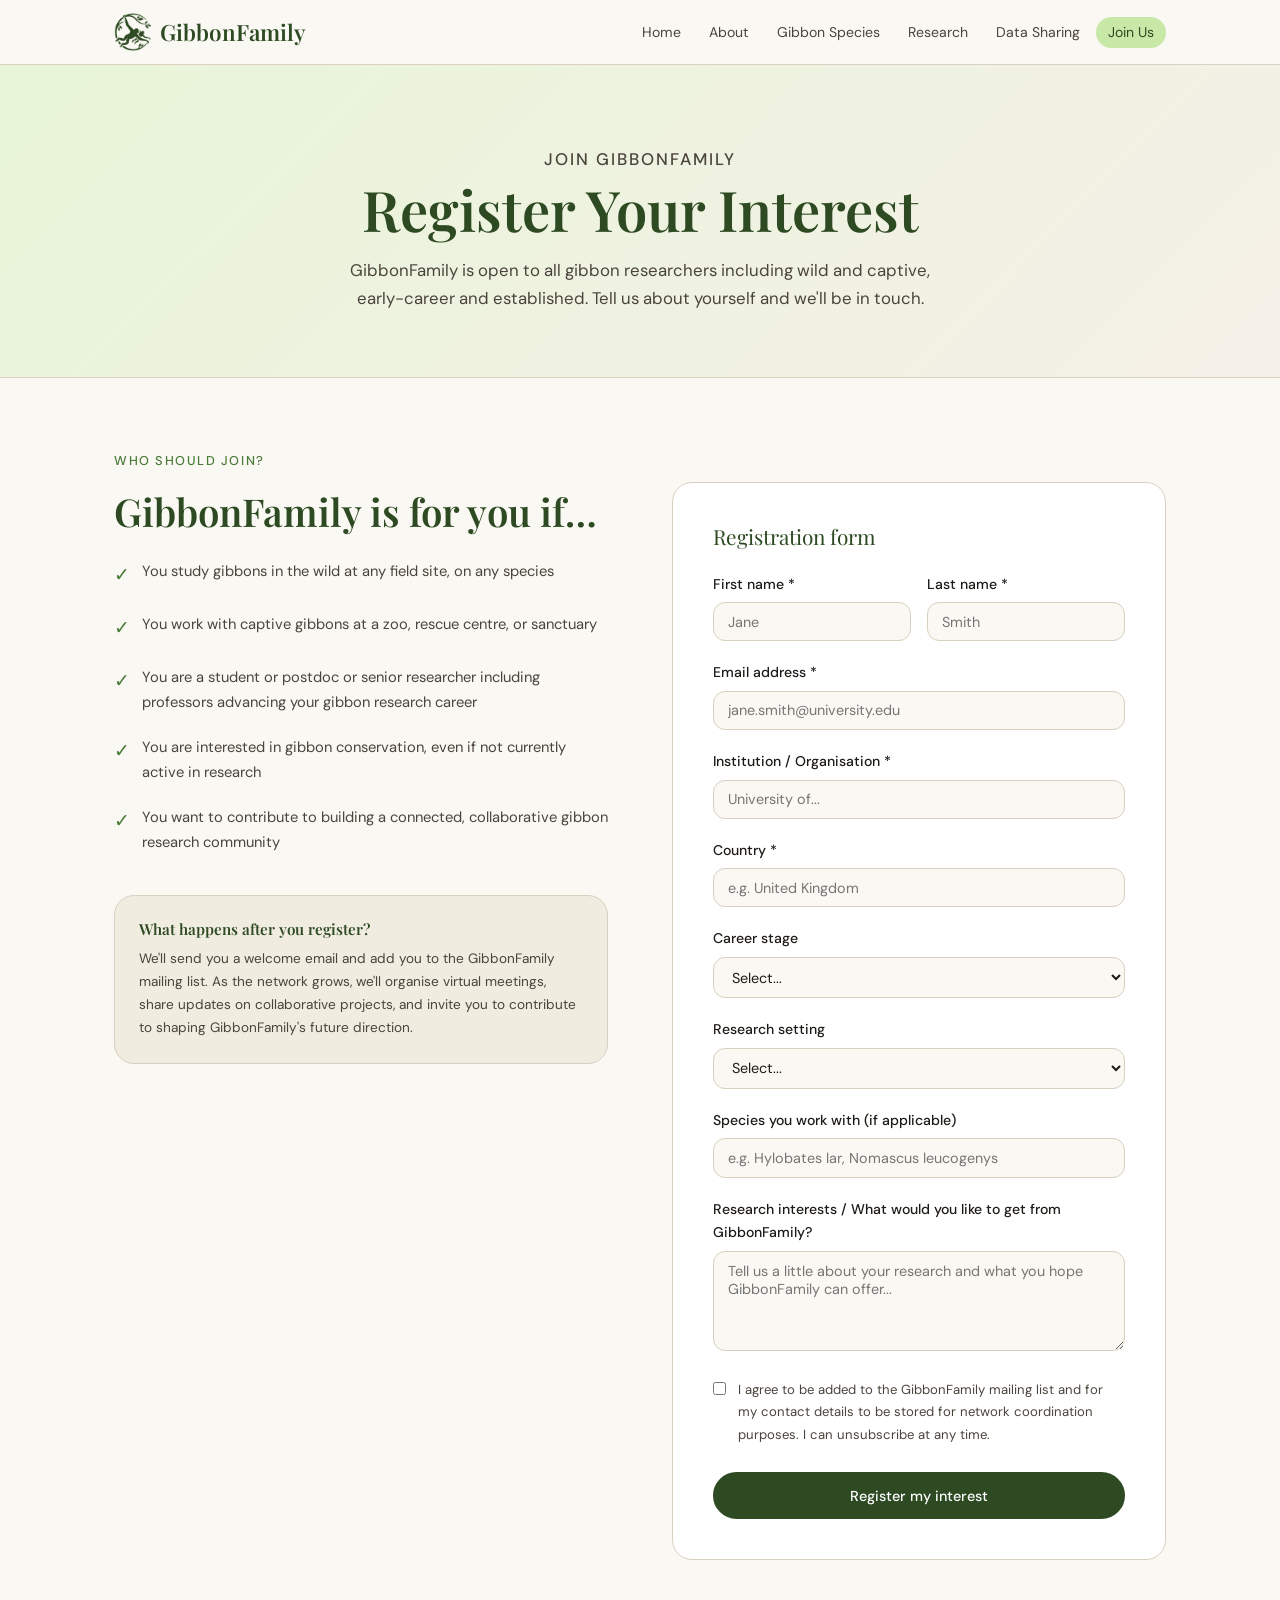
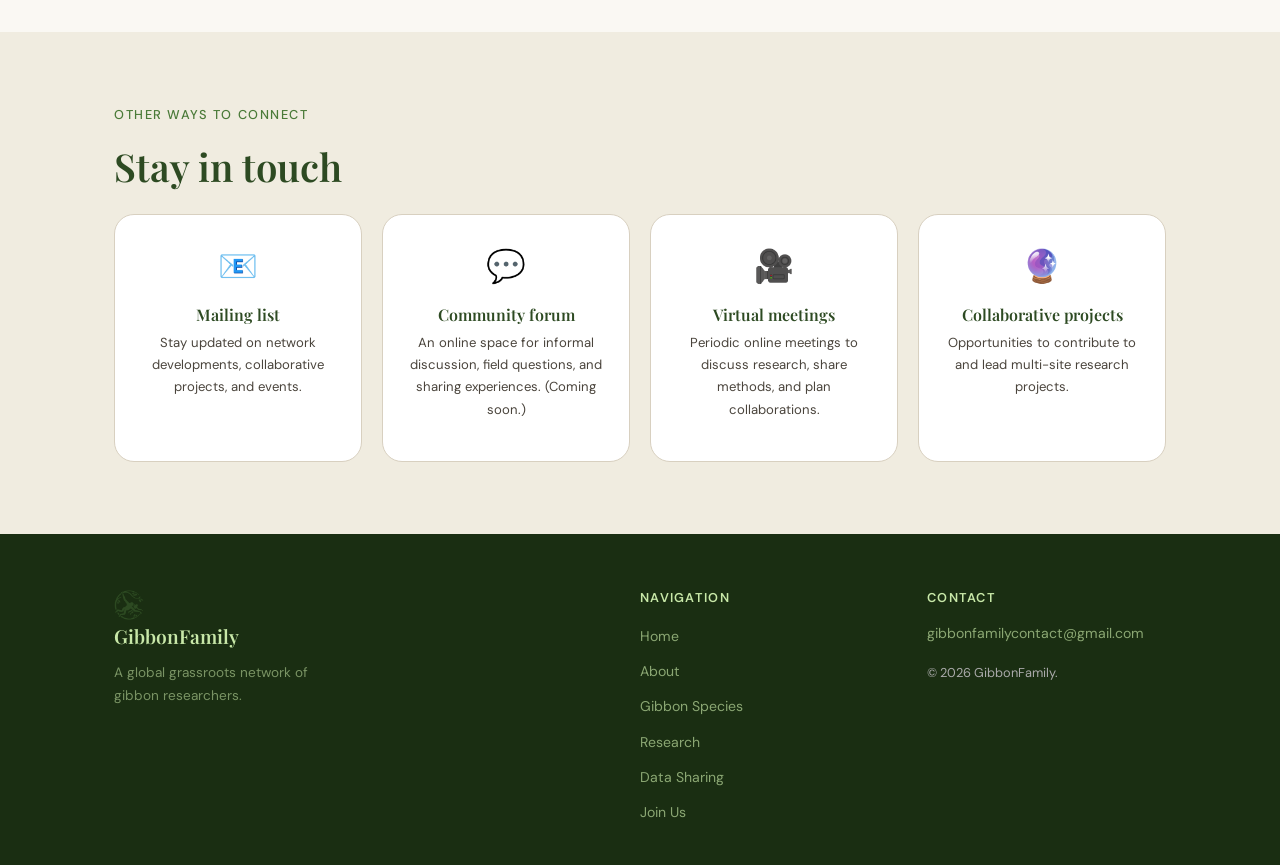
<file: pages/join.html>
<!DOCTYPE html>
<html lang="en">
<head>
  <meta charset="UTF-8">
  <meta name="viewport" content="width=device-width, initial-scale=1.0">
  <link rel="icon" type="image/x-icon" href="../assets/favicon.ico">
  <link rel="icon" type="image/png" sizes="32x32" href="../assets/favicon-32.png">
  <link rel="apple-touch-icon" sizes="180x180" href="../assets/favicon-180.png">
  <title>Join GibbonFamily</title>
  <link rel="stylesheet" href="../style.css">
  <link href="https://fonts.googleapis.com/css2?family=Playfair+Display:ital,wght@0,400;0,600;1,400&family=DM+Sans:wght@300;400;500&display=swap" rel="stylesheet">
</head>
<body>

  <header class="site-header">
    <nav class="nav-inner">
      <a href="../index.html" class="nav-logo">
        <img src="../assets/logo.png" alt="GibbonFamily" class="logo-svg">
        <span class="logo-text">GibbonFamily</span>
      </a>
      <button class="nav-toggle" id="navToggle">&#9776;</button>
      <ul class="nav-links" id="navLinks">
        <li><a href="../index.html">Home</a></li>
        <li><a href="about.html">About</a></li>
        <li><a href="species.html">Gibbon Species</a></li>
        <li><a href="research.html">Research</a></li>
        <li><a href="data.html">Data Sharing</a></li>
        <li><a href="join.html" class="active">Join Us</a></li>
      </ul>
    </nav>
  </header>

  <section class="page-hero">
    <div class="container">
      <p class="section-label">Join GibbonFamily</p>
      <h1>Register Your Interest</h1>
      <p>GibbonFamily is open to all gibbon researchers including wild and captive, early-career and established. Tell us about yourself and we'll be in touch.</p>
    </div>
  </section>

  <section class="page-section">
    <div class="container" style="display:grid;grid-template-columns:1fr 1fr;gap:4rem;align-items:start;">

      <div>
        <p class="section-label">Who should join?</p>
        <h2>GibbonFamily is for you if&hellip;</h2>
        <ul style="list-style:none;padding:0;margin-top:1.5rem;">
          <li style="display:flex;gap:0.75rem;margin-bottom:1.25rem;align-items:flex-start;">
            <span style="color:var(--forest-mid);font-size:1.2rem;flex-shrink:0;">&#10003;</span>
            <p style="margin:0;font-size:0.92rem;">You study gibbons in the wild at any field site, on any species</p>
          </li>
          <li style="display:flex;gap:0.75rem;margin-bottom:1.25rem;align-items:flex-start;">
            <span style="color:var(--forest-mid);font-size:1.2rem;flex-shrink:0;">&#10003;</span>
            <p style="margin:0;font-size:0.92rem;">You work with captive gibbons at a zoo, rescue centre, or sanctuary</p>
          </li>
          <li style="display:flex;gap:0.75rem;margin-bottom:1.25rem;align-items:flex-start;">
            <span style="color:var(--forest-mid);font-size:1.2rem;flex-shrink:0;">&#10003;</span>
            <p style="margin:0;font-size:0.92rem;">You are a student or postdoc or senior researcher including professors advancing your gibbon research career</p>
          </li>
          <li style="display:flex;gap:0.75rem;margin-bottom:1.25rem;align-items:flex-start;">
            <span style="color:var(--forest-mid);font-size:1.2rem;flex-shrink:0;">&#10003;</span>
            <p style="margin:0;font-size:0.92rem;">You are interested in gibbon conservation, even if not currently active in research</p>
          </li>
          <li style="display:flex;gap:0.75rem;align-items:flex-start;">
            <span style="color:var(--forest-mid);font-size:1.2rem;flex-shrink:0;">&#10003;</span>
            <p style="margin:0;font-size:0.92rem;">You want to contribute to building a connected, collaborative gibbon research community</p>
          </li>
        </ul>
        <div style="background:var(--cream-dark);border-radius:var(--radius-lg);padding:1.5rem;margin-top:2.5rem;border:1.5px solid var(--border);">
          <h4 style="margin-bottom:0.5rem;font-size:0.95rem;">What happens after you register?</h4>
          <p style="font-size:0.85rem;margin:0;color:var(--text-mid);">We'll send you a welcome email and add you to the GibbonFamily mailing list. As the network grows, we'll organise virtual meetings, share updates on collaborative projects, and invite you to contribute to shaping GibbonFamily's future direction.</p>
        </div>
      </div>

      <div>
        <form class="join-form" id="joinForm"
              action="https://formspree.io/f/xnjlyqny"
              method="POST"
              onsubmit="handleSubmit(event)">

          <h3 style="margin-bottom:1.5rem;font-size:1.3rem;">Registration form</h3>

          <input type="hidden" name="_replyto" value="gibbonfamilycontact@gmail.com">
          <input type="hidden" name="_subject" value="New GibbonFamily registration">

          <div class="form-row">
            <div class="form-group">
              <label for="fname">First name *</label>
              <input type="text" id="fname" name="fname" required placeholder="Jane">
            </div>
            <div class="form-group">
              <label for="lname">Last name *</label>
              <input type="text" id="lname" name="lname" required placeholder="Smith">
            </div>
          </div>

          <div class="form-group">
            <label for="email">Email address *</label>
            <input type="email" id="email" name="email" required placeholder="jane.smith@university.edu">
          </div>

          <div class="form-group">
            <label for="institution">Institution / Organisation *</label>
            <input type="text" id="institution" name="institution" required placeholder="University of...">
          </div>

          <div class="form-group">
            <label for="country">Country *</label>
            <input type="text" id="country" name="country" required placeholder="e.g. United Kingdom">
          </div>

          <div class="form-group">
            <label for="role">Career stage</label>
            <select id="role" name="role">
              <option value="">Select...</option>
              <option>Undergraduate student</option>
              <option>Masters student</option>
              <option>PhD student</option>
              <option>Postdoctoral researcher</option>
              <option>Research associate / scientist</option>
              <option>Lecturer / Assistant Professor</option>
              <option>Senior researcher / Professor</option>
              <option>Zoo / sanctuary researcher</option>
              <option>Conservation practitioner</option>
              <option>Other</option>
            </select>
          </div>

          <div class="form-group">
            <label for="setting">Research setting</label>
            <select id="setting" name="setting">
              <option value="">Select...</option>
              <option>Wild only</option>
              <option>Captive only</option>
              <option>Both wild and captive</option>
              <option>Not currently active in research</option>
            </select>
          </div>

          <div class="form-group">
            <label for="species">Species you work with (if applicable)</label>
            <input type="text" id="species" name="species" placeholder="e.g. Hylobates lar, Nomascus leucogenys">
          </div>

          <div class="form-group">
            <label for="interest">Research interests / What would you like to get from GibbonFamily?</label>
            <textarea id="interest" name="interest" placeholder="Tell us a little about your research and what you hope GibbonFamily can offer..."></textarea>
          </div>

          <div class="form-group" style="display:flex;align-items:flex-start;gap:0.75rem;">
            <input type="checkbox" id="consent" name="consent" required style="width:auto;margin-top:3px;flex-shrink:0;">
            <label for="consent" style="font-size:0.82rem;color:var(--text-mid);font-weight:400;">I agree to be added to the GibbonFamily mailing list and for my contact details to be stored for network coordination purposes. I can unsubscribe at any time.</label>
          </div>

          <button type="submit" id="submitBtn" class="btn btn-primary" style="width:100%;text-align:center;padding:0.8rem;">Register my interest</button>
          <p id="errorMsg" style="display:none;margin-top:0.75rem;font-size:0.85rem;color:#b84444;text-align:center;">
            Something went wrong &mdash; please try again or email us at <a href="mailto:gibbonfamilycontact@gmail.com">gibbonfamilycontact@gmail.com</a>
          </p>
        </form>

        <div id="successMsg" style="display:none;background:var(--canopy);border-radius:var(--radius-lg);padding:2rem;text-align:center;margin-top:1rem;">
          <div style="margin-bottom:0.75rem;"><img src="../assets/logo.png" style="width:64px;height:64px;object-fit:contain;" alt="GibbonFamily"></div>
          <h3 style="color:var(--forest);margin-bottom:0.5rem;">You're registered!</h3>
          <p style="font-size:0.9rem;color:var(--forest);">Thank you for joining GibbonFamily. We'll be in touch soon at gibbonfamilycontact@gmail.com</p>
        </div>
      </div>

    </div>
  </section>

  <section class="page-section bg-tint">
    <div class="container">
      <p class="section-label">Other Ways to Connect</p>
      <h2>Stay in touch</h2>
      <div style="display:grid;grid-template-columns:repeat(auto-fit,minmax(200px,1fr));gap:1.25rem;margin-top:1.5rem;">
        <div style="background:var(--white);border:1.5px solid var(--border);border-radius:var(--radius-lg);padding:1.5rem;text-align:center;">
          <div style="font-size:2rem;margin-bottom:0.75rem;">&#128231;</div>
          <h4 style="margin-bottom:0.4rem;">Mailing list</h4>
          <p style="font-size:0.82rem;">Stay updated on network developments, collaborative projects, and events.</p>
        </div>
        <div style="background:var(--white);border:1.5px solid var(--border);border-radius:var(--radius-lg);padding:1.5rem;text-align:center;">
          <div style="font-size:2rem;margin-bottom:0.75rem;">&#128172;</div>
          <h4 style="margin-bottom:0.4rem;">Community forum</h4>
          <p style="font-size:0.82rem;">An online space for informal discussion, field questions, and sharing experiences. (Coming soon.)</p>
        </div>
        <div style="background:var(--white);border:1.5px solid var(--border);border-radius:var(--radius-lg);padding:1.5rem;text-align:center;">
          <div style="font-size:2rem;margin-bottom:0.75rem;">&#127909;</div>
          <h4 style="margin-bottom:0.4rem;">Virtual meetings</h4>
          <p style="font-size:0.82rem;">Periodic online meetings to discuss research, share methods, and plan collaborations.</p>
        </div>
        <div style="background:var(--white);border:1.5px solid var(--border);border-radius:var(--radius-lg);padding:1.5rem;text-align:center;">
          <div style="font-size:2rem;margin-bottom:0.75rem;">&#128302;</div>
          <h4 style="margin-bottom:0.4rem;">Collaborative projects</h4>
          <p style="font-size:0.82rem;">Opportunities to contribute to and lead multi-site research projects.</p>
        </div>
      </div>
    </div>
  </section>

  <footer class="site-footer">
    <div class="container footer-inner">
      <div class="footer-brand">
        <img src="../assets/logo.png" alt="GibbonFamily" class="logo-svg">
        <span class="logo-text">GibbonFamily</span>
        <p>A global grassroots network of gibbon researchers.</p>
      </div>
      <div class="footer-links">
        <h4>Navigation</h4>
        <ul>
          <li><a href="../index.html">Home</a></li>
          <li><a href="about.html">About</a></li>
          <li><a href="species.html">Gibbon Species</a></li>
          <li><a href="research.html">Research</a></li>
          <li><a href="data.html">Data Sharing</a></li>
          <li><a href="join.html">Join Us</a></li>
        </ul>
      </div>
      <div class="footer-contact">
        <h4>Contact</h4>
        <p><a href="mailto:gibbonfamilycontact@gmail.com">gibbonfamilycontact@gmail.com</a></p>
        <p style="margin-top:1rem;font-size:0.8rem;color:#aaa;">&#169; 2026 GibbonFamily.</p>
      </div>
    </div>
  </footer>

  <script>
    document.getElementById('navToggle').addEventListener('click', function() {
      document.getElementById('navLinks').classList.toggle('open');
    });

    async function handleSubmit(e) {
      e.preventDefault();
      const form = document.getElementById('joinForm');
      const btn = document.getElementById('submitBtn');
      const errorMsg = document.getElementById('errorMsg');
      const successMsg = document.getElementById('successMsg');

      btn.textContent = 'Sending...';
      btn.disabled = true;
      errorMsg.style.display = 'none';

     try {
        const response = await fetch('https://formspree.io/f/xnjlyqny', {
          method: 'POST',
          body: new FormData(form),
          headers: { 'Accept': 'application/json' }
        });
 
        const data = await response.json();
 
        if (response.ok && data.ok) {
          form.style.display = 'none';
          successMsg.style.display = 'block';
          window.scrollTo({ top: successMsg.offsetTop - 100, behavior: 'smooth' });
        } else {
          console.error('Formspree error:', JSON.stringify(data));
          throw new Error(data.error || 'Rejected by Formspree');
        }
      } catch(err) {
        console.error('Submission error:', err.message);
        btn.textContent = 'Register my interest';
        btn.disabled = false;
        errorMsg.style.display = 'block';
        errorMsg.innerHTML = 'Something went wrong: <strong>' + err.message + '</strong><br>Please email us directly at <a href="mailto:gibbonfamilycontact@gmail.com">gibbonfamilycontact@gmail.com</a>';
      }
    }
  </script>
</body>
</html>
</file>
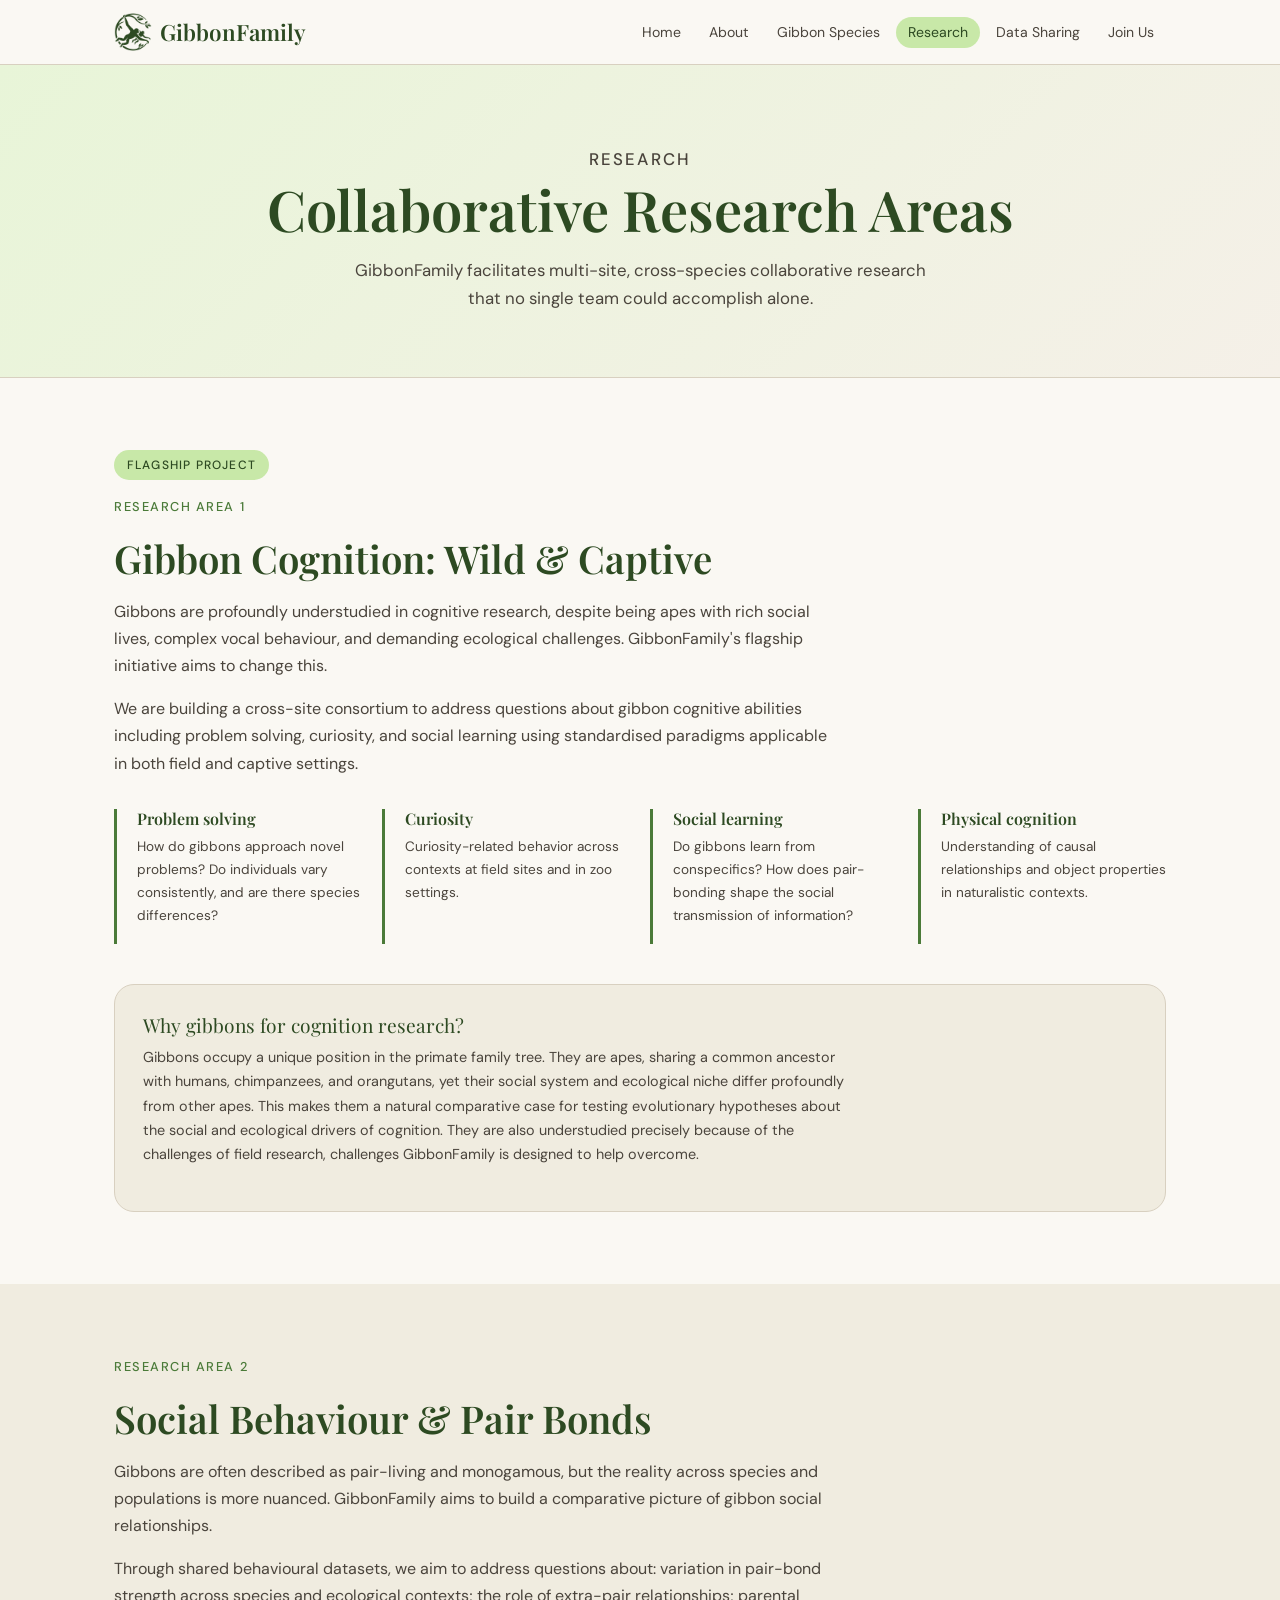
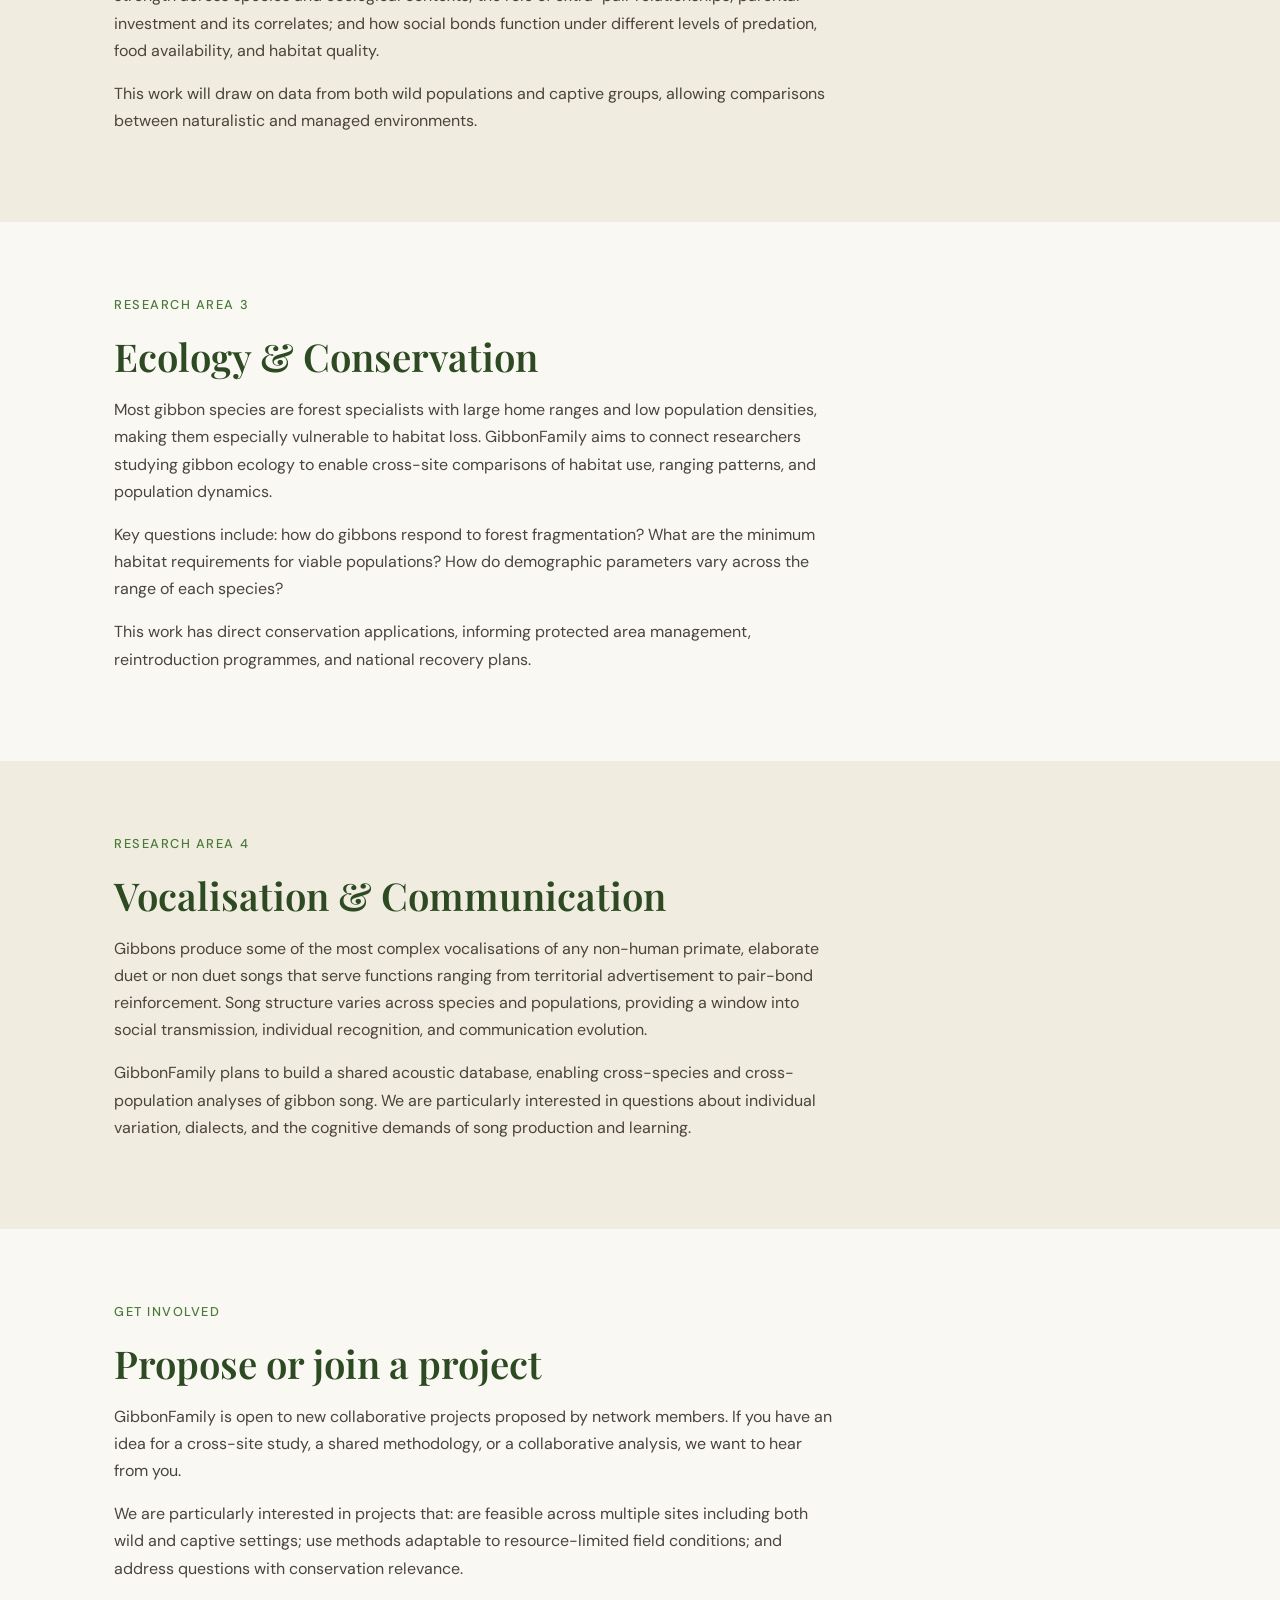
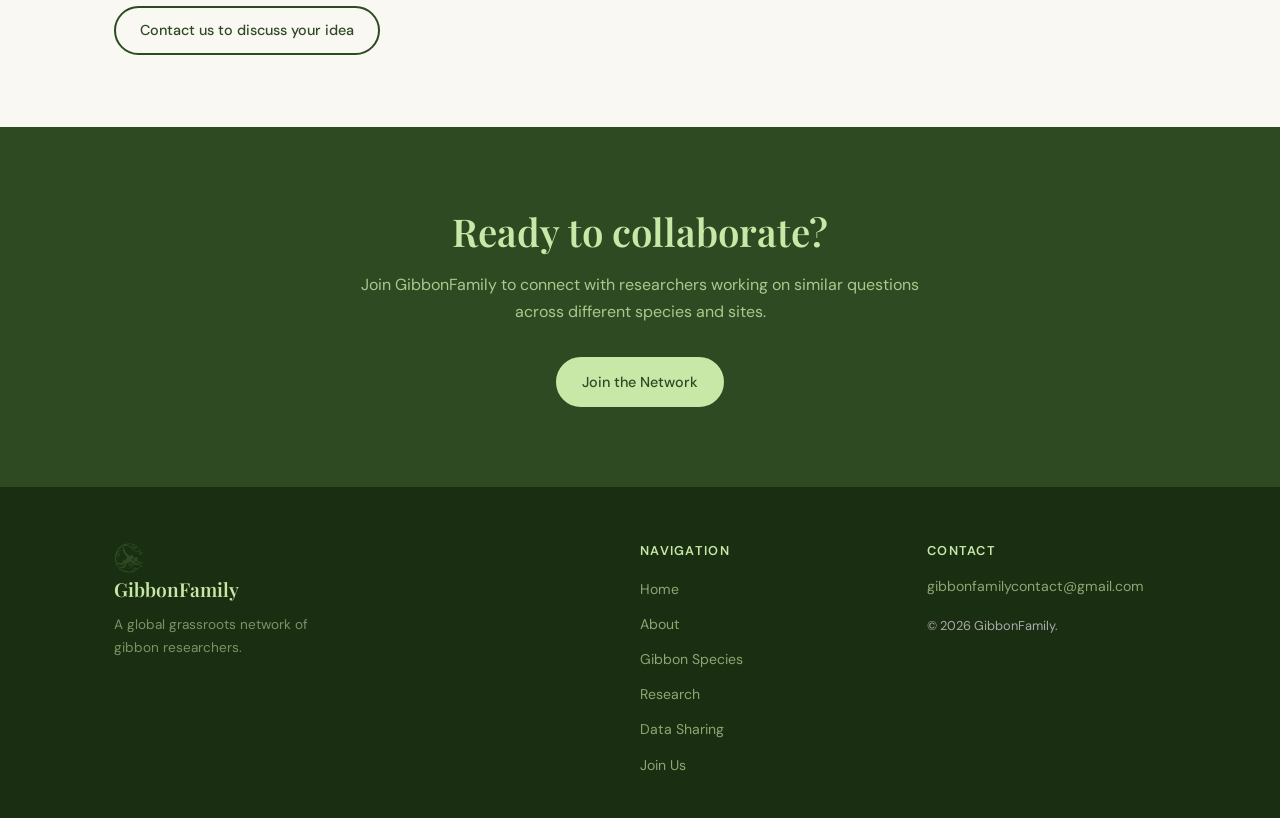
<file: pages/research.html>
<!DOCTYPE html>
<html lang="en">
<head>
  <meta charset="UTF-8">
  <meta name="viewport" content="width=device-width, initial-scale=1.0">
  <link rel="icon" type="image/x-icon" href="../assets/favicon.ico">
  <link rel="icon" type="image/png" sizes="32x32" href="../assets/favicon-32.png">
  <link rel="apple-touch-icon" sizes="180x180" href="../assets/favicon-180.png">
  <title>Research — GibbonFamily</title>
  <link rel="stylesheet" href="../style.css">
  <link href="https://fonts.googleapis.com/css2?family=Playfair+Display:ital,wght@0,400;0,600;1,400&family=DM+Sans:wght@300;400;500&display=swap" rel="stylesheet">
</head>
<body>

  <header class="site-header">
    <nav class="nav-inner">
      <a href="../index.html" class="nav-logo">
        <img src="../assets/logo.png" alt="GibbonFamily" class="logo-svg">
        <span class="logo-text">GibbonFamily</span>
      </a>
      <button class="nav-toggle" id="navToggle">&#9776;</button>
      <ul class="nav-links" id="navLinks">
        <li><a href="../index.html">Home</a></li>
        <li><a href="about.html">About</a></li>
        <li><a href="species.html">Gibbon Species</a></li>
        <li><a href="research.html" class="active">Research</a></li>
        <li><a href="data.html">Data Sharing</a></li>
        <li><a href="join.html">Join Us</a></li>
      </ul>
    </nav>
  </header>

  <section class="page-hero">
    <div class="container">
      <p class="section-label">Research</p>
      <h1>Collaborative Research Areas</h1>
      <p>GibbonFamily facilitates multi-site, cross-species collaborative research that no single team could accomplish alone.</p>
    </div>
  </section>

  <!-- FLAGSHIP: COGNITION -->
  <section class="page-section" id="cognition">
    <div class="container">
      <div style="display:inline-block;background:var(--canopy);color:var(--forest);font-size:0.75rem;font-weight:500;letter-spacing:0.1em;text-transform:uppercase;padding:0.3rem 0.8rem;border-radius:99px;margin-bottom:1rem;">Flagship project</div>
      <p class="section-label">Research Area 1</p>
      <h2>Gibbon Cognition: Wild & Captive</h2>
      <p>Gibbons are profoundly understudied in cognitive research, despite being apes with rich social lives, complex vocal behaviour, and demanding ecological challenges. GibbonFamily's flagship initiative aims to change this.</p>
      <p>We are building a cross-site consortium to address questions about gibbon cognitive abilities including problem solving, curiosity, and social learning using standardised paradigms applicable in both field and captive settings.</p>

      <div style="display:grid;grid-template-columns:repeat(auto-fit,minmax(240px,1fr));gap:1.25rem;margin-top:2rem;">
        <div style="border-left:3px solid var(--forest-mid);padding-left:1.25rem;">
          <h4 style="margin-bottom:0.4rem;">Problem solving</h4>
          <p style="font-size:0.85rem;">How do gibbons approach novel problems? Do individuals vary consistently, and are there species differences?</p>
        </div>
        <div style="border-left:3px solid var(--forest-mid);padding-left:1.25rem;">
          <h4 style="margin-bottom:0.4rem;">Curiosity</h4>
          <p style="font-size:0.85rem;">Curiosity-related behavior across contexts at field sites and in zoo settings.</p>
        </div>
        <div style="border-left:3px solid var(--forest-mid);padding-left:1.25rem;">
          <h4 style="margin-bottom:0.4rem;">Social learning</h4>
          <p style="font-size:0.85rem;">Do gibbons learn from conspecifics? How does pair-bonding shape the social transmission of information?</p>
        </div>
        <div style="border-left:3px solid var(--forest-mid);padding-left:1.25rem;">
          <h4 style="margin-bottom:0.4rem;">Physical cognition</h4>
          <p style="font-size:0.85rem;">Understanding of causal relationships and object properties in naturalistic contexts.</p>
        </div>
      </div>

      <div style="background:var(--cream-dark);border-radius:var(--radius-lg);padding:1.75rem;margin-top:2.5rem;border:1.5px solid var(--border);">
        <h3 style="margin-bottom:0.5rem;">Why gibbons for cognition research?</h3>
        <p style="font-size:0.9rem;">Gibbons occupy a unique position in the primate family tree. They are apes, sharing a common ancestor with humans, chimpanzees, and orangutans, yet their social system and ecological niche differ profoundly from other apes. This makes them a natural comparative case for testing evolutionary hypotheses about the social and ecological drivers of cognition. They are also understudied precisely because of the challenges of field research, challenges GibbonFamily is designed to help overcome.</p>
      </div>
    </div>
  </section>

  <!-- SOCIAL BEHAVIOUR -->
  <section class="page-section bg-tint" id="behaviour">
    <div class="container">
      <p class="section-label">Research Area 2</p>
      <h2>Social Behaviour & Pair Bonds</h2>
      <p>Gibbons are often described as pair-living and monogamous, but the reality across species and populations is more nuanced. GibbonFamily aims to build a comparative picture of gibbon social relationships.</p>
      <p>Through shared behavioural datasets, we aim to address questions about: variation in pair-bond strength across species and ecological contexts; the role of extra-pair relationships; parental investment and its correlates; and how social bonds function under different levels of predation, food availability, and habitat quality.</p>
      <p>This work will draw on data from both wild populations and captive groups, allowing comparisons between naturalistic and managed environments.</p>
    </div>
  </section>

  <!-- ECOLOGY -->
  <section class="page-section" id="ecology">
    <div class="container">
      <p class="section-label">Research Area 3</p>
      <h2>Ecology & Conservation</h2>
      <p>Most gibbon species are forest specialists with large home ranges and low population densities, making them especially vulnerable to habitat loss. GibbonFamily aims to connect researchers studying gibbon ecology to enable cross-site comparisons of habitat use, ranging patterns, and population dynamics.</p>
      <p>Key questions include: how do gibbons respond to forest fragmentation? What are the minimum habitat requirements for viable populations? How do demographic parameters vary across the range of each species?</p>
      <p>This work has direct conservation applications, informing protected area management, reintroduction programmes, and national recovery plans.</p>
    </div>
  </section>

  <!-- VOCALISATIONS -->
  <section class="page-section bg-tint" id="vocalisation">
    <div class="container">
      <p class="section-label">Research Area 4</p>
      <h2>Vocalisation & Communication</h2>
      <p>Gibbons produce some of the most complex vocalisations of any non-human primate, elaborate duet or non duet songs that serve functions ranging from territorial advertisement to pair-bond reinforcement. Song structure varies across species and populations, providing a window into social transmission, individual recognition, and communication evolution.</p>
      <p>GibbonFamily plans to build a shared acoustic database, enabling cross-species and cross-population analyses of gibbon song. We are particularly interested in questions about individual variation, dialects, and the cognitive demands of song production and learning.</p>
    </div>
  </section>

  <!-- PROPOSE A PROJECT -->
  <section class="page-section">
    <div class="container">
      <p class="section-label">Get Involved</p>
      <h2>Propose or join a project</h2>
      <p>GibbonFamily is open to new collaborative projects proposed by network members. If you have an idea for a cross-site study, a shared methodology, or a collaborative analysis, we want to hear from you.</p>
      <p>We are particularly interested in projects that: are feasible across multiple sites including both wild and captive settings; use methods adaptable to resource-limited field conditions; and address questions with conservation relevance.</p>
      <a href="join.html" class="btn btn-outline" style="margin-top:0.5rem;">Contact us to discuss your idea</a>
    </div>
  </section>

  <section class="section-join">
    <div class="container">
      <div class="join-box">
        <h2>Ready to collaborate?</h2>
        <p>Join GibbonFamily to connect with researchers working on similar questions across different species and sites.</p>
        <div class="join-actions">
          <a href="join.html" class="btn btn-primary">Join the Network</a>
        </div>
      </div>
    </div>
  </section>

  <footer class="site-footer">
    <div class="container footer-inner">
      <div class="footer-brand">
        <img src="../assets/logo.png" alt="GibbonFamily" class="logo-svg">
        <span class="logo-text">GibbonFamily</span>
        <p>A global grassroots network of gibbon researchers.</p>
      </div>
      <div class="footer-links">
        <h4>Navigation</h4>
        <ul>
          <li><a href="../index.html">Home</a></li>
          <li><a href="about.html">About</a></li>
          <li><a href="species.html">Gibbon Species</a></li>
          <li><a href="research.html">Research</a></li>
          <li><a href="data.html">Data Sharing</a></li>
          <li><a href="join.html">Join Us</a></li>
        </ul>
      </div>
      <div class="footer-contact">
        <h4>Contact</h4>
        <p><a href="mailto:gibbonfamilycontact@gmail.com">gibbonfamilycontact@gmail.com</a></p>
        <p style="margin-top:1rem;font-size:0.8rem;color:#aaa;">© 2026 GibbonFamily.</p>
      </div>
    </div>
  </footer>

  <script>
    document.getElementById('navToggle').addEventListener('click', function() {
      document.getElementById('navLinks').classList.toggle('open');
    });
  </script>
</body>
</html>
</file>
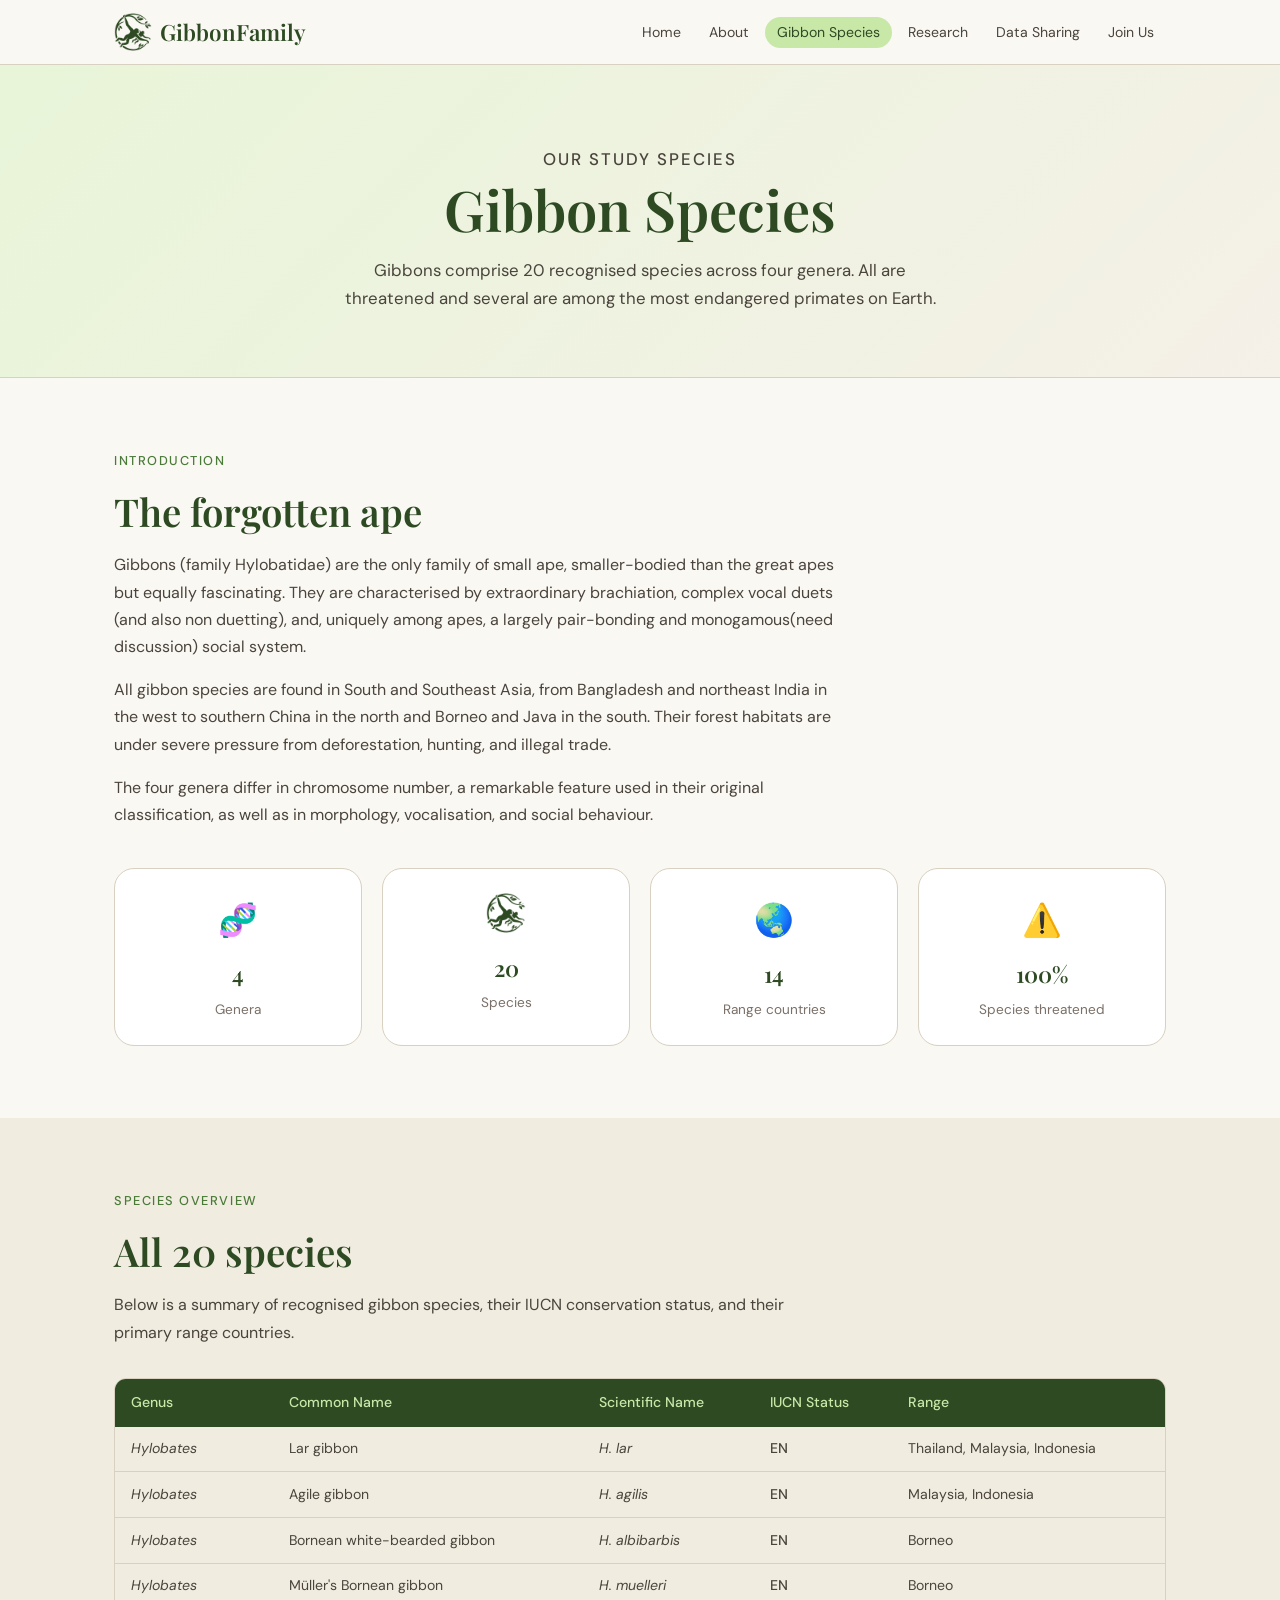
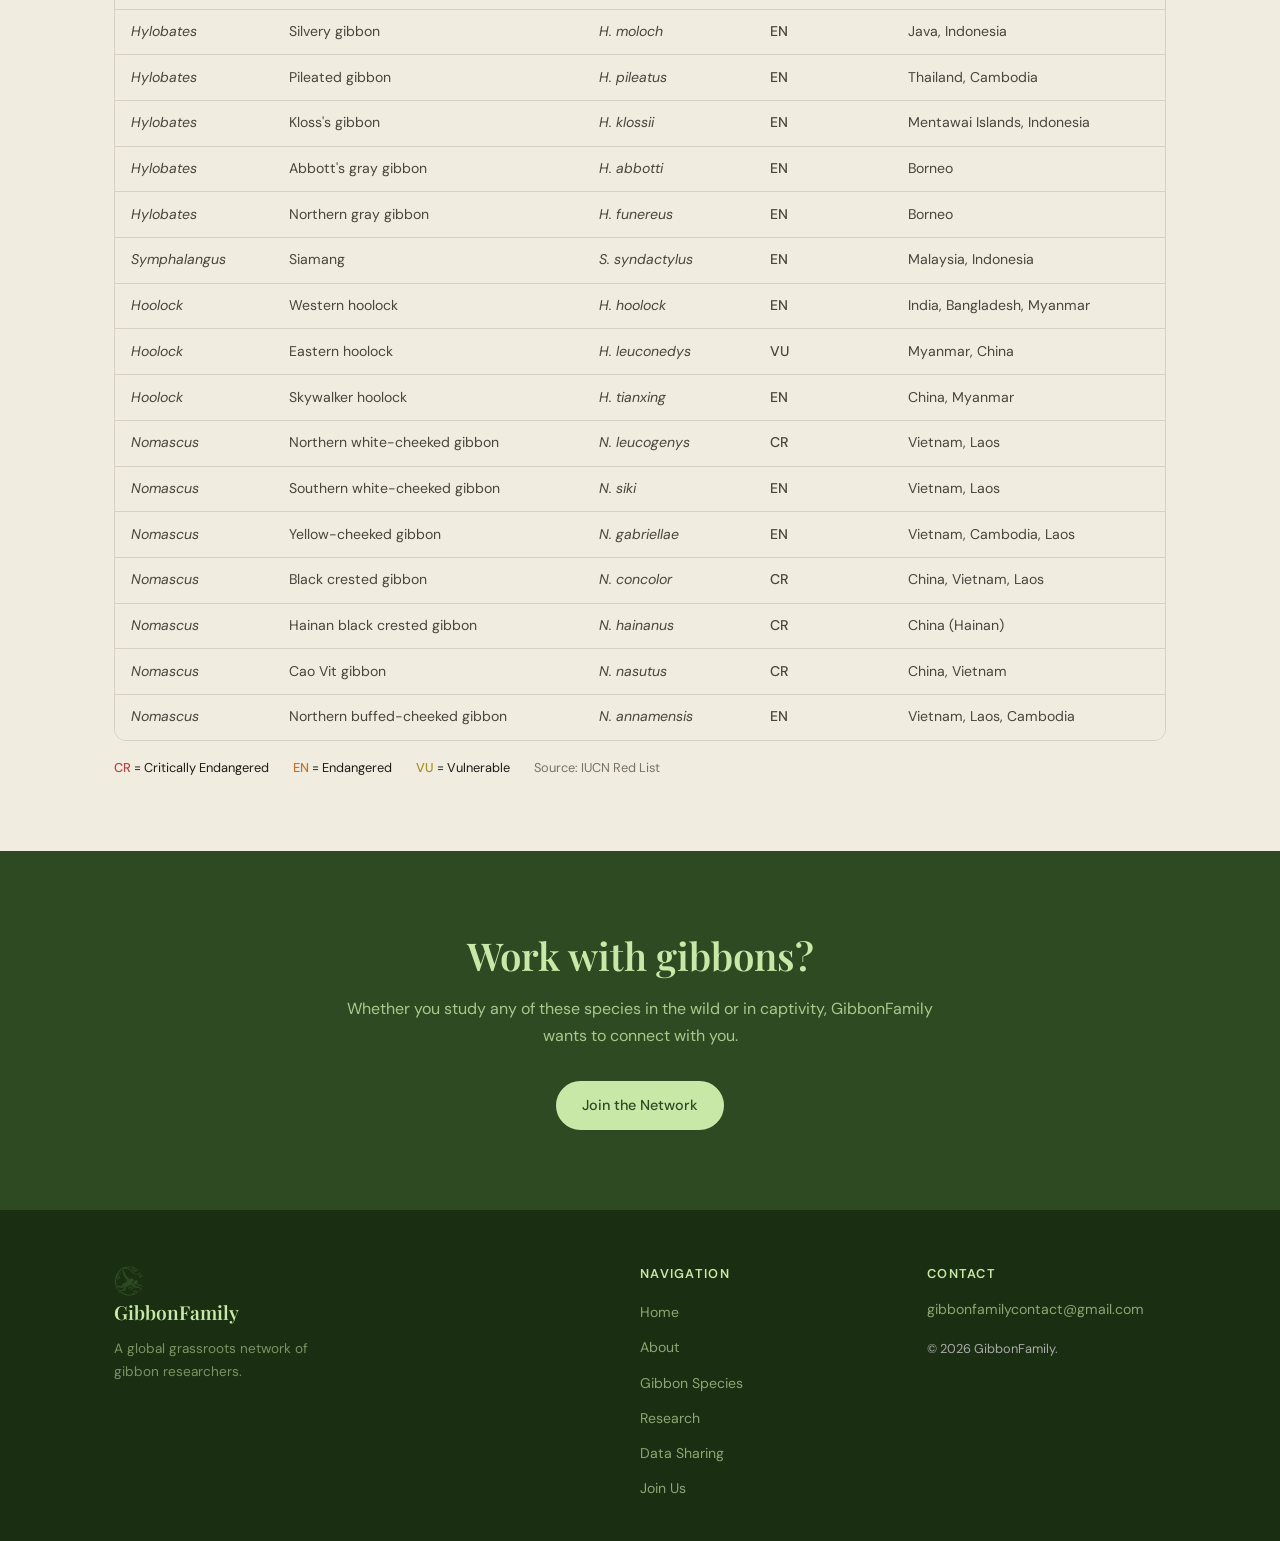
<file: pages/species.html>
<!DOCTYPE html>
<html lang="en">
<head>
  <meta charset="UTF-8">
  <meta name="viewport" content="width=device-width, initial-scale=1.0">
  <link rel="icon" type="image/x-icon" href="../assets/favicon.ico">
  <link rel="icon" type="image/png" sizes="32x32" href="../assets/favicon-32.png">
  <link rel="apple-touch-icon" sizes="180x180" href="../assets/favicon-180.png">
  <title>Gibbon Species — GibbonFamily</title>
  <link rel="stylesheet" href="../style.css">
  <link href="https://fonts.googleapis.com/css2?family=Playfair+Display:ital,wght@0,400;0,600;1,400&family=DM+Sans:wght@300;400;500&display=swap" rel="stylesheet">
</head>
<body>

  <header class="site-header">
    <nav class="nav-inner">
      <a href="../index.html" class="nav-logo">
        <img src="../assets/logo.png" alt="GibbonFamily" class="logo-svg">
        <span class="logo-text">GibbonFamily</span>
      </a>
      <button class="nav-toggle" id="navToggle">&#9776;</button>
      <ul class="nav-links" id="navLinks">
        <li><a href="../index.html">Home</a></li>
        <li><a href="about.html">About</a></li>
        <li><a href="species.html" class="active">Gibbon Species</a></li>
        <li><a href="research.html">Research</a></li>
        <li><a href="data.html">Data Sharing</a></li>
        <li><a href="join.html">Join Us</a></li>
      </ul>
    </nav>
  </header>

  <section class="page-hero">
    <div class="container">
      <p class="section-label">Our Study Species</p>
      <h1>Gibbon Species</h1>
      <p>Gibbons comprise 20 recognised species across four genera. All are threatened and several are among the most endangered primates on Earth.</p>
    </div>
  </section>

  <section class="page-section">
    <div class="container">
      <p class="section-label">Introduction</p>
      <h2>The forgotten ape</h2>
      <p>Gibbons (family Hylobatidae) are the only family of small ape, smaller-bodied than the great apes but equally fascinating. They are characterised by extraordinary brachiation, complex vocal duets (and also non duetting), and, uniquely among apes, a largely pair-bonding and monogamous(need discussion) social system.</p>
      <p>All gibbon species are found in South and Southeast Asia, from Bangladesh and northeast India in the west to southern China in the north and Borneo and Java in the south. Their forest habitats are under severe pressure from deforestation, hunting, and illegal trade.</p>
      <p>The four genera differ in chromosome number, a remarkable feature used in their original classification, as well as in morphology, vocalisation, and social behaviour.</p>

      <div style="display:grid;grid-template-columns:repeat(auto-fit,minmax(200px,1fr));gap:1.25rem;margin-top:2.5rem;">
        <div style="background:var(--white);border:1.5px solid var(--border);border-radius:var(--radius-lg);padding:1.5rem;text-align:center;">
          <div style="font-size:2rem;margin-bottom:0.5rem;">🧬</div>
          <div style="font-family:'Playfair Display',serif;font-size:1.4rem;font-weight:600;color:var(--forest);">4</div>
          <div style="font-size:0.85rem;color:var(--text-light);margin-top:0.25rem;">Genera</div>
        </div>
        <div style="background:var(--white);border:1.5px solid var(--border);border-radius:var(--radius-lg);padding:1.5rem;text-align:center;">
          <div style="margin-bottom:0.5rem;"><img src="../assets/logo.png" style="width:40px;height:40px;object-fit:contain;" alt="GibbonFamily"></div>
          <div style="font-family:'Playfair Display',serif;font-size:1.4rem;font-weight:600;color:var(--forest);">20</div>
          <div style="font-size:0.85rem;color:var(--text-light);margin-top:0.25rem;">Species</div>
        </div>
        <div style="background:var(--white);border:1.5px solid var(--border);border-radius:var(--radius-lg);padding:1.5rem;text-align:center;">
          <div style="font-size:2rem;margin-bottom:0.5rem;">🌏</div>
          <div style="font-family:'Playfair Display',serif;font-size:1.4rem;font-weight:600;color:var(--forest);">14</div>
          <div style="font-size:0.85rem;color:var(--text-light);margin-top:0.25rem;">Range countries</div>
        </div>
        <div style="background:var(--white);border:1.5px solid var(--border);border-radius:var(--radius-lg);padding:1.5rem;text-align:center;">
          <div style="font-size:2rem;margin-bottom:0.5rem;">⚠️</div>
          <div style="font-family:'Playfair Display',serif;font-size:1.4rem;font-weight:600;color:var(--forest);">100%</div>
          <div style="font-size:0.85rem;color:var(--text-light);margin-top:0.25rem;">Species threatened</div>
        </div>
      </div>
    </div>
  </section>

  <section class="page-section bg-tint">
    <div class="container">
      <p class="section-label">Species Overview</p>
      <h2>All 20 species</h2>
      <p>Below is a summary of recognised gibbon species, their IUCN conservation status, and their primary range countries.</p>

      <div class="species-table-wrap">
        <table class="species-table">
          <thead>
            <tr>
              <th>Genus</th>
              <th>Common Name</th>
              <th>Scientific Name</th>
              <th>IUCN Status</th>
              <th>Range</th>
            </tr>
          </thead>
          <tbody>
            <tr><td><em>Hylobates</em></td><td>Lar gibbon</td><td><em>H. lar</em></td><td class="status-en">EN</td><td>Thailand, Malaysia, Indonesia</td></tr>
            <tr><td><em>Hylobates</em></td><td>Agile gibbon</td><td><em>H. agilis</em></td><td class="status-en">EN</td><td>Malaysia, Indonesia</td></tr>
            <tr><td><em>Hylobates</em></td><td>Bornean white-bearded gibbon</td><td><em>H. albibarbis</em></td><td class="status-en">EN</td><td>Borneo</td></tr>
            <tr><td><em>Hylobates</em></td><td>Müller's Bornean gibbon</td><td><em>H. muelleri</em></td><td class="status-en">EN</td><td>Borneo</td></tr>
            <tr><td><em>Hylobates</em></td><td>Silvery gibbon</td><td><em>H. moloch</em></td><td class="status-en">EN</td><td>Java, Indonesia</td></tr>
            <tr><td><em>Hylobates</em></td><td>Pileated gibbon</td><td><em>H. pileatus</em></td><td class="status-en">EN</td><td>Thailand, Cambodia</td></tr>
            <tr><td><em>Hylobates</em></td><td>Kloss's gibbon</td><td><em>H. klossii</em></td><td class="status-en">EN</td><td>Mentawai Islands, Indonesia</td></tr>
            <tr><td><em>Hylobates</em></td><td>Abbott's gray gibbon</td><td><em>H. abbotti</em></td><td class="status-en">EN</td><td>Borneo</td></tr>
            <tr><td><em>Hylobates</em></td><td>Northern gray gibbon</td><td><em>H. funereus</em></td><td class="status-en">EN</td><td>Borneo</td></tr>
            <tr><td><em>Symphalangus</em></td><td>Siamang</td><td><em>S. syndactylus</em></td><td class="status-en">EN</td><td>Malaysia, Indonesia</td></tr>
            <tr><td><em>Hoolock</em></td><td>Western hoolock</td><td><em>H. hoolock</em></td><td class="status-en">EN</td><td>India, Bangladesh, Myanmar</td></tr>
            <tr><td><em>Hoolock</em></td><td>Eastern hoolock</td><td><em>H. leuconedys</em></td><td class="status-vu">VU</td><td>Myanmar, China</td></tr>
            <tr><td><em>Hoolock</em></td><td>Skywalker hoolock</td><td><em>H. tianxing</em></td><td class="status-en">EN</td><td>China, Myanmar</td></tr>
            <tr><td><em>Nomascus</em></td><td>Northern white-cheeked gibbon</td><td><em>N. leucogenys</em></td><td class="status-cr">CR</td><td>Vietnam, Laos</td></tr>
            <tr><td><em>Nomascus</em></td><td>Southern white-cheeked gibbon</td><td><em>N. siki</em></td><td class="status-en">EN</td><td>Vietnam, Laos</td></tr>
            <tr><td><em>Nomascus</em></td><td>Yellow-cheeked gibbon</td><td><em>N. gabriellae</em></td><td class="status-en">EN</td><td>Vietnam, Cambodia, Laos</td></tr>
            <tr><td><em>Nomascus</em></td><td>Black crested gibbon</td><td><em>N. concolor</em></td><td class="status-cr">CR</td><td>China, Vietnam, Laos</td></tr>
            <tr><td><em>Nomascus</em></td><td>Hainan black crested gibbon</td><td><em>N. hainanus</em></td><td class="status-cr">CR</td><td>China (Hainan)</td></tr>
            <tr><td><em>Nomascus</em></td><td>Cao Vit gibbon</td><td><em>N. nasutus</em></td><td class="status-cr">CR</td><td>China, Vietnam</td></tr>
            <tr><td><em>Nomascus</em></td><td>Northern buffed-cheeked gibbon</td><td><em>N. annamensis</em></td><td class="status-en">EN</td><td>Vietnam, Laos, Cambodia</td></tr>
          </tbody>
        </table>
      </div>

      <div style="margin-top:1rem;display:flex;gap:1.5rem;font-size:0.8rem;flex-wrap:wrap;">
        <span><span class="status-cr">CR</span> = Critically Endangered</span>
        <span><span class="status-en">EN</span> = Endangered</span>
        <span><span class="status-vu">VU</span> = Vulnerable</span>
        <span style="color:var(--text-light);">Source: IUCN Red List</span>
      </div>
    </div>
  </section>

  <section class="section-join">
    <div class="container">
      <div class="join-box">
        <h2>Work with gibbons?</h2>
        <p>Whether you study any of these species in the wild or in captivity, GibbonFamily wants to connect with you.</p>
        <div class="join-actions">
          <a href="join.html" class="btn btn-primary">Join the Network</a>
        </div>
      </div>
    </div>
  </section>

  <footer class="site-footer">
    <div class="container footer-inner">
      <div class="footer-brand">
        <img src="../assets/logo.png" alt="GibbonFamily" class="logo-svg">
        <span class="logo-text">GibbonFamily</span>
        <p>A global grassroots network of gibbon researchers.</p>
      </div>
      <div class="footer-links">
        <h4>Navigation</h4>
        <ul>
          <li><a href="../index.html">Home</a></li>
          <li><a href="about.html">About</a></li>
          <li><a href="species.html">Gibbon Species</a></li>
          <li><a href="research.html">Research</a></li>
          <li><a href="data.html">Data Sharing</a></li>
          <li><a href="join.html">Join Us</a></li>
        </ul>
      </div>
      <div class="footer-contact">
        <h4>Contact</h4>
        <p><a href="mailto:gibbonfamilycontact@gmail.com">gibbonfamilycontact@gmail.com</a></p>
        <p style="margin-top:1rem;font-size:0.8rem;color:#aaa;">© 2026 GibbonFamily.</p>
      </div>
    </div>
  </footer>

  <script>
    document.getElementById('navToggle').addEventListener('click', function() {
      document.getElementById('navLinks').classList.toggle('open');
    });
  </script>
</body>
</html>
</file>
<file: style.css>
/* ===== GibbonFamily — Main Stylesheet ===== */

/* Fonts: Playfair Display (headings) + DM Sans (body) */

:root {
  --forest:   #2d4a22;
  --forest-mid: #4a7a38;
  --forest-light: #7ab05c;
  --canopy:   #c8e8a8;
  --earth:    #5a3e28;
  --earth-light: #a07850;
  --cream:    #faf8f3;
  --cream-dark: #f0ece0;
  --white:    #ffffff;
  --text:     #1e1a16;
  --text-mid: #4a443c;
  --text-light: #7a7068;
  --border:   #d8d0c0;
  --accent:   #d4843a;
  --accent-light: #f5d5a8;
  --danger:   #b84444;
  --radius:   12px;
  --radius-lg: 20px;
  --shadow:   0 2px 16px rgba(45,74,34,0.08);
  --shadow-md: 0 4px 32px rgba(45,74,34,0.13);
}

*, *::before, *::after { box-sizing: border-box; margin: 0; padding: 0; }

html { scroll-behavior: smooth; }

body {
  font-family: 'DM Sans', sans-serif;
  background: var(--cream);
  color: var(--text);
  font-size: 16px;
  line-height: 1.7;
}

/* ===== TYPOGRAPHY ===== */
h1, h2, h3, h4 {
  font-family: 'Playfair Display', serif;
  line-height: 1.25;
  color: var(--forest);
}
h1 { font-size: clamp(2.5rem, 6vw, 4.5rem); font-weight: 600; }
h2 { font-size: clamp(1.6rem, 3.5vw, 2.4rem); font-weight: 600; }
h3 { font-size: 1.2rem; font-weight: 400; }
h4 { font-size: 1rem; font-weight: 600; }
p { color: var(--text-mid); }
a { color: var(--forest); text-decoration: none; }
a:hover { color: var(--forest-mid); }
em { font-style: italic; }

.container {
  max-width: 1100px;
  margin: 0 auto;
  padding: 0 1.5rem;
}

.section-label {
  font-family: 'DM Sans', sans-serif;
  font-size: 0.8rem;
  font-weight: 500;
  letter-spacing: 0.12em;
  text-transform: uppercase;
  color: var(--forest-mid);
  margin-bottom: 0.5rem;
}

.section-title {
  margin-bottom: 1rem;
}

.section-intro {
  max-width: 640px;
  color: var(--text-mid);
  margin-bottom: 2.5rem;
}

.bg-tint { background: var(--cream-dark); }

/* ===== BUTTONS ===== */
.btn {
  display: inline-block;
  padding: 0.65rem 1.5rem;
  border-radius: 99px;
  font-family: 'DM Sans', sans-serif;
  font-size: 0.9rem;
  font-weight: 500;
  cursor: pointer;
  transition: all 0.2s ease;
  text-decoration: none;
}
.btn-primary {
  background: var(--forest);
  color: var(--white);
  border: 2px solid var(--forest);
}
.btn-primary:hover {
  background: var(--forest-mid);
  border-color: var(--forest-mid);
  color: var(--white);
}
.btn-outline {
  background: transparent;
  color: var(--forest);
  border: 2px solid var(--forest);
}
.btn-outline:hover {
  background: var(--forest);
  color: var(--white);
}

/* ===== HEADER / NAV ===== */
.site-header {
  position: sticky;
  top: 0;
  z-index: 100;
  background: rgba(250,248,243,0.96);
  backdrop-filter: blur(8px);
  border-bottom: 1px solid var(--border);
}

.nav-inner {
  max-width: 1100px;
  margin: 0 auto;
  padding: 0 1.5rem;
  display: flex;
  align-items: center;
  justify-content: space-between;
  height: 64px;
}

.nav-logo {
  display: flex;
  align-items: center;
  gap: 0.5rem;
  text-decoration: none;
}
.logo-icon { font-size: 1.5rem; }
.logo-text {
  font-family: 'Playfair Display', serif;
  font-size: 1.4rem;
  font-weight: 600;
  color: var(--forest);
}

.nav-links {
  display: flex;
  list-style: none;
  gap: 0.25rem;
  align-items: center;
}
.nav-links a {
  font-size: 0.88rem;
  font-weight: 400;
  color: var(--text-mid);
  padding: 0.4rem 0.75rem;
  border-radius: 99px;
  transition: all 0.18s ease;
}
.nav-links a:hover, .nav-links a.active {
  background: var(--canopy);
  color: var(--forest);
}

.nav-toggle {
  display: none;
  background: none;
  border: none;
  font-size: 1.4rem;
  cursor: pointer;
  color: var(--forest);
}

/* ===== HERO ===== */
.hero {
  position: relative;
  min-height: 85vh;
  display: flex;
  align-items: center;
  overflow: hidden;
  background: linear-gradient(135deg, #e8f5d8 0%, #f5f0e8 50%, #e0eed8 100%);
}

.hero-bg {
  position: absolute;
  inset: 0;
  background:
    radial-gradient(ellipse 60% 80% at 80% 50%, rgba(122,176,92,0.15) 0%, transparent 70%),
    radial-gradient(ellipse 40% 60% at 20% 30%, rgba(200,232,168,0.3) 0%, transparent 60%);
  pointer-events: none;
}

.hero-content {
  position: relative;
  z-index: 1;
  max-width: 1100px;
  margin: 0 auto;
  padding: 5rem 1.5rem 5rem;
  width: 100%;
  flex: 1;
}

.hero-eyebrow {
  font-size: 0.8rem;
  font-weight: 500;
  letter-spacing: 0.14em;
  text-transform: uppercase;
  color: var(--forest-mid);
  margin-bottom: 0.75rem;
}

.hero-title {
  font-family: 'Playfair Display', serif;
  font-size: clamp(4rem, 10vw, 7rem);
  font-weight: 600;
  color: var(--forest);
  line-height: 1.05;
  margin-bottom: 0.5rem;
}

.hero-subtitle {
  font-family: 'Playfair Display', serif;
  font-size: clamp(1.1rem, 2.5vw, 1.5rem);
  font-weight: 400;
  font-style: italic;
  color: var(--earth-light);
  margin-bottom: 1.5rem;
}

.hero-desc {
  font-size: 1.1rem;
  color: var(--text-mid);
  max-width: 520px;
  line-height: 1.75;
  margin-bottom: 2.5rem;
}

.hero-cta {
  display: flex;
  gap: 1rem;
  flex-wrap: wrap;
}

.hero-visual {
  position: absolute;
  right: 4%;
  top: 50%;
  transform: translateY(-50%);
  width: min(40vw, 360px);
  opacity: 0.92;
}

/* ===== MISSION STRIP ===== */
.mission-strip {
  background: var(--forest);
  padding: 4rem 0;
}

.mission-grid {
  display: grid;
  grid-template-columns: repeat(auto-fit, minmax(200px, 1fr));
  gap: 2rem;
}

.mission-item {
  text-align: center;
}

.mission-icon {
  font-size: 2rem;
  margin-bottom: 0.75rem;
}

.mission-item h3 {
  font-family: 'Playfair Display', serif;
  font-size: 1.1rem;
  font-weight: 600;
  color: var(--canopy);
  margin-bottom: 0.5rem;
}

.mission-item p {
  font-size: 0.88rem;
  color: rgba(200,232,168,0.75);
  line-height: 1.6;
}

/* ===== TWO-COL LAYOUT ===== */
.two-col {
  display: grid;
  grid-template-columns: 1fr 1fr;
  gap: 4rem;
  align-items: center;
  padding: 5rem 1.5rem;
}
.two-col.reverse { direction: rtl; }
.two-col.reverse > * { direction: ltr; }

/* ===== ABOUT SECTION ===== */
.section-about {}
.about-text h2 { margin-bottom: 1.25rem; }
.about-text p { margin-bottom: 1rem; }
.about-text .btn { margin-top: 0.5rem; }

.map-placeholder {
  background: var(--cream-dark);
  border: 1.5px solid var(--border);
  border-radius: var(--radius-lg);
  aspect-ratio: 16/9;
  position: relative;
  overflow: hidden;
  background-image:
    linear-gradient(rgba(74,122,56,0.05) 1px, transparent 1px),
    linear-gradient(90deg, rgba(74,122,56,0.05) 1px, transparent 1px);
  background-size: 40px 40px;
}

.map-label {
  position: absolute;
  top: 0.75rem;
  left: 0.75rem;
  font-size: 0.75rem;
  font-weight: 500;
  color: var(--text-light);
  letter-spacing: 0.08em;
  text-transform: uppercase;
}

.map-dots { position: relative; width: 100%; height: 100%; }

.dot {
  position: absolute;
  width: 10px;
  height: 10px;
  border-radius: 50%;
  transform: translate(-50%, -50%);
  transition: transform 0.2s;
}
.dot:hover { transform: translate(-50%,-50%) scale(1.5); }

.dot-wild {
  background: var(--forest-mid);
  box-shadow: 0 0 0 3px rgba(74,122,56,0.25);
}
.dot-captive {
  background: var(--accent);
  box-shadow: 0 0 0 3px rgba(212,132,58,0.25);
}

.map-legend {
  position: absolute;
  bottom: 0.75rem;
  left: 0.75rem;
  display: flex;
  gap: 1rem;
  font-size: 0.75rem;
  color: var(--text-mid);
}
.legend-item {
  display: flex;
  align-items: center;
  gap: 0.4rem;
}
.legend-item .dot {
  position: static;
  transform: none;
  width: 8px;
  height: 8px;
}

/* ===== RESEARCH GRID ===== */
.section-research { padding: 5rem 0; }
.research-grid {
  display: grid;
  grid-template-columns: repeat(auto-fit, minmax(230px, 1fr));
  gap: 1.5rem;
}

.research-card {
  display: block;
  background: var(--white);
  border: 1.5px solid var(--border);
  border-radius: var(--radius-lg);
  padding: 1.75rem;
  text-decoration: none;
  transition: all 0.2s ease;
  position: relative;
}

.research-card:hover {
  box-shadow: var(--shadow-md);
  border-color: var(--forest-light);
  transform: translateY(-3px);
}

.rc-tag {
  display: inline-block;
  font-size: 0.7rem;
  font-weight: 500;
  letter-spacing: 0.1em;
  text-transform: uppercase;
  background: var(--canopy);
  color: var(--forest);
  padding: 0.2rem 0.6rem;
  border-radius: 99px;
  margin-bottom: 1rem;
}

.rc-emoji {
  font-size: 2rem;
  margin-bottom: 0.75rem;
}

.research-card h3 {
  font-family: 'Playfair Display', serif;
  font-size: 1.1rem;
  font-weight: 600;
  color: var(--forest);
  margin-bottom: 0.5rem;
}

.research-card p {
  font-size: 0.88rem;
  color: var(--text-mid);
  margin-bottom: 1rem;
}

.rc-link {
  font-size: 0.85rem;
  font-weight: 500;
  color: var(--forest-mid);
}

/* ===== SPECIES SECTION ===== */
.section-species { padding: 5rem 0; }
.species-strip {
  display: flex;
  flex-wrap: wrap;
  gap: 0.75rem;
  margin-bottom: 0.5rem;
}
.species-pill {
  font-size: 0.85rem;
  background: var(--white);
  border: 1.5px solid var(--border);
  padding: 0.4rem 1rem;
  border-radius: 99px;
  color: var(--text-mid);
  transition: all 0.18s ease;
  cursor: default;
}
.species-pill:hover, .species-pill.em {
  background: var(--forest);
  color: var(--white);
  border-color: var(--forest);
}
.species-pill.em { font-style: italic; cursor: pointer; }

/* ===== DATA SECTION ===== */
.section-data { padding: 5rem 0; }
.data-text h2 { margin-bottom: 1.25rem; }
.data-text p { margin-bottom: 1rem; }

.data-card-stack {
  display: flex;
  flex-direction: column;
  gap: 0.75rem;
}

.dcard {
  display: flex;
  align-items: flex-start;
  gap: 1rem;
  background: var(--white);
  border: 1.5px solid var(--border);
  border-radius: var(--radius);
  padding: 1rem 1.25rem;
  transition: all 0.2s ease;
}
.dcard:hover {
  border-color: var(--forest-light);
  box-shadow: var(--shadow);
}
.dcard-icon { font-size: 1.5rem; flex-shrink: 0; margin-top: 2px; }
.dcard strong {
  font-family: 'DM Sans', sans-serif;
  font-size: 0.9rem;
  font-weight: 500;
  color: var(--text);
  display: block;
  margin-bottom: 0.2rem;
}
.dcard p {
  font-size: 0.82rem;
  color: var(--text-light);
  margin: 0;
}

/* ===== JOIN CTA ===== */
.section-join {
  padding: 5rem 0;
  background: var(--forest);
}

.join-box {
  text-align: center;
  max-width: 600px;
  margin: 0 auto;
}

.join-box h2 {
  color: var(--canopy);
  margin-bottom: 1rem;
}

.join-box p {
  color: rgba(200,232,168,0.8);
  margin-bottom: 2rem;
}

.join-actions {
  display: flex;
  gap: 1rem;
  justify-content: center;
  flex-wrap: wrap;
}

.join-box .btn-primary {
  background: var(--canopy);
  color: var(--forest);
  border-color: var(--canopy);
}
.join-box .btn-primary:hover {
  background: var(--white);
  border-color: var(--white);
}
.join-box .btn-outline {
  color: var(--canopy);
  border-color: var(--canopy);
}
.join-box .btn-outline:hover {
  background: rgba(200,232,168,0.15);
}

/* ===== FOOTER ===== */
.site-footer {
  background: #1a2e12;
  padding: 3.5rem 0 2rem;
}

.footer-inner {
  display: grid;
  grid-template-columns: 2fr 1fr 1fr;
  gap: 3rem;
}

.footer-brand .logo-text {
  color: var(--canopy);
  font-size: 1.2rem;
}
.footer-brand p {
  color: rgba(200,232,168,0.55);
  font-size: 0.85rem;
  margin-top: 0.5rem;
  max-width: 220px;
}

.footer-links h4, .footer-contact h4 {
  color: var(--canopy);
  font-size: 0.8rem;
  letter-spacing: 0.1em;
  text-transform: uppercase;
  font-family: 'DM Sans', sans-serif;
  margin-bottom: 1rem;
}
.footer-links ul { list-style: none; }
.footer-links li { margin-bottom: 0.5rem; }
.footer-links a, .footer-contact a {
  color: rgba(200,232,168,0.65);
  font-size: 0.88rem;
  transition: color 0.18s;
}
.footer-links a:hover, .footer-contact a:hover {
  color: var(--canopy);
}
.footer-contact p { color: rgba(200,232,168,0.65); font-size: 0.88rem; margin-bottom: 0.4rem; }

/* ===== PAGE HERO (inner pages) ===== */
.page-hero {
  background: linear-gradient(135deg, #e8f5d8 0%, #f5f0e8 100%);
  padding: 5rem 0 4rem;
  text-align: center;
  border-bottom: 1px solid var(--border);
}
.page-hero h1 {
  font-size: clamp(2rem, 5vw, 3.5rem);
  margin-bottom: 0.75rem;
}
.page-hero p {
  font-size: 1.05rem;
  color: var(--text-mid);
  max-width: 600px;
  margin: 0 auto;
}

/* ===== INNER PAGE SECTIONS ===== */
.page-section { padding: 4.5rem 0; }
.page-section h2 { margin-bottom: 1rem; }
.page-section p { margin-bottom: 1rem; max-width: 720px; }

/* ===== TEAM / CONSORTIUM GRID ===== */
.team-grid {
  display: grid;
  grid-template-columns: repeat(auto-fill, minmax(220px, 1fr));
  gap: 1.5rem;
  margin-top: 2rem;
}
.team-card {
  background: var(--white);
  border: 1.5px solid var(--border);
  border-radius: var(--radius-lg);
  padding: 1.5rem;
  text-align: center;
}
.team-avatar {
  width: 64px;
  height: 64px;
  border-radius: 50%;
  background: var(--canopy);
  display: flex;
  align-items: center;
  justify-content: center;
  font-size: 1.5rem;
  margin: 0 auto 1rem;
}
.team-card h4 {
  font-size: 0.95rem;
  color: var(--text);
  margin-bottom: 0.25rem;
}
.team-card p {
  font-size: 0.8rem;
  color: var(--text-light);
  margin: 0;
}

/* ===== SPECIES TABLE ===== */
.species-table-wrap {
  overflow-x: auto;
  margin-top: 2rem;
  border-radius: var(--radius);
  border: 1.5px solid var(--border);
}
.species-table {
  width: 100%;
  border-collapse: collapse;
  font-size: 0.88rem;
}
.species-table th {
  background: var(--forest);
  color: var(--canopy);
  font-family: 'DM Sans', sans-serif;
  font-weight: 500;
  padding: 0.75rem 1rem;
  text-align: left;
}
.species-table td {
  padding: 0.65rem 1rem;
  color: var(--text-mid);
  border-bottom: 1px solid var(--border);
}
.species-table tr:last-child td { border-bottom: none; }
.species-table tr:nth-child(even) td { background: var(--cream-dark); }
.status-cr { color: #b84444; font-weight: 500; }
.status-en { color: #c87020; font-weight: 500; }
.status-vu { color: #a89020; font-weight: 500; }

/* ===== JOIN FORM ===== */
.join-form {
  max-width: 620px;
  background: var(--white);
  border: 1.5px solid var(--border);
  border-radius: var(--radius-lg);
  padding: 2.5rem;
  margin-top: 2rem;
}
.form-group { margin-bottom: 1.25rem; }
.form-group label {
  display: block;
  font-size: 0.88rem;
  font-weight: 500;
  color: var(--text);
  margin-bottom: 0.35rem;
}
.form-group input,
.form-group select,
.form-group textarea {
  width: 100%;
  padding: 0.6rem 0.9rem;
  border: 1.5px solid var(--border);
  border-radius: var(--radius);
  font-family: 'DM Sans', sans-serif;
  font-size: 0.9rem;
  color: var(--text);
  background: var(--cream);
  transition: border-color 0.18s;
}
.form-group input:focus,
.form-group select:focus,
.form-group textarea:focus {
  outline: none;
  border-color: var(--forest-mid);
}
.form-group textarea { resize: vertical; min-height: 100px; }
.form-row {
  display: grid;
  grid-template-columns: 1fr 1fr;
  gap: 1rem;
}

/* ===== RESPONSIVE ===== */
@media (max-width: 768px) {
  .nav-toggle { display: block; }
  .nav-links {
    display: none;
    flex-direction: column;
    position: absolute;
    top: 64px;
    left: 0; right: 0;
    background: var(--cream);
    border-bottom: 1px solid var(--border);
    padding: 1rem 1.5rem;
    gap: 0.25rem;
  }
  .nav-links.open { display: flex; }

  .hero { min-height: auto; padding: 3rem 0; }
  .hero-visual { display: none; }
  .hero-content { padding: 3rem 1.5rem; }

  .two-col {
    grid-template-columns: 1fr;
    gap: 2.5rem;
    padding: 3rem 1.5rem;
  }
  .two-col.reverse { direction: ltr; }

  .footer-inner { grid-template-columns: 1fr; gap: 2rem; }

  .form-row { grid-template-columns: 1fr; }
}

/* ===== SVG LOGO ===== */
.logo-svg {
  width: 28px;
  height: 34px;
  display: block;
}

/* Footer logo slightly smaller */
.site-footer .logo-svg {
  width: 22px;
  height: 27px;
}

/* Logo PNG sizing override for circular badge logo */
.nav-logo .logo-svg {
  width: 38px;
  height: 38px;
}
.site-footer .logo-svg {
  width: 30px;
  height: 30px;
}

/* ===== HERO LOGO IMAGE ===== */
.hero-logo-img {
  width: 100%;
  max-width: 380px;
  height: auto;
  display: block;
  filter: drop-shadow(0 8px 32px rgba(45,74,34,0.18));
}

@media (max-width: 768px) {
  .hero-logo-img { display: none; }
}
</file>
